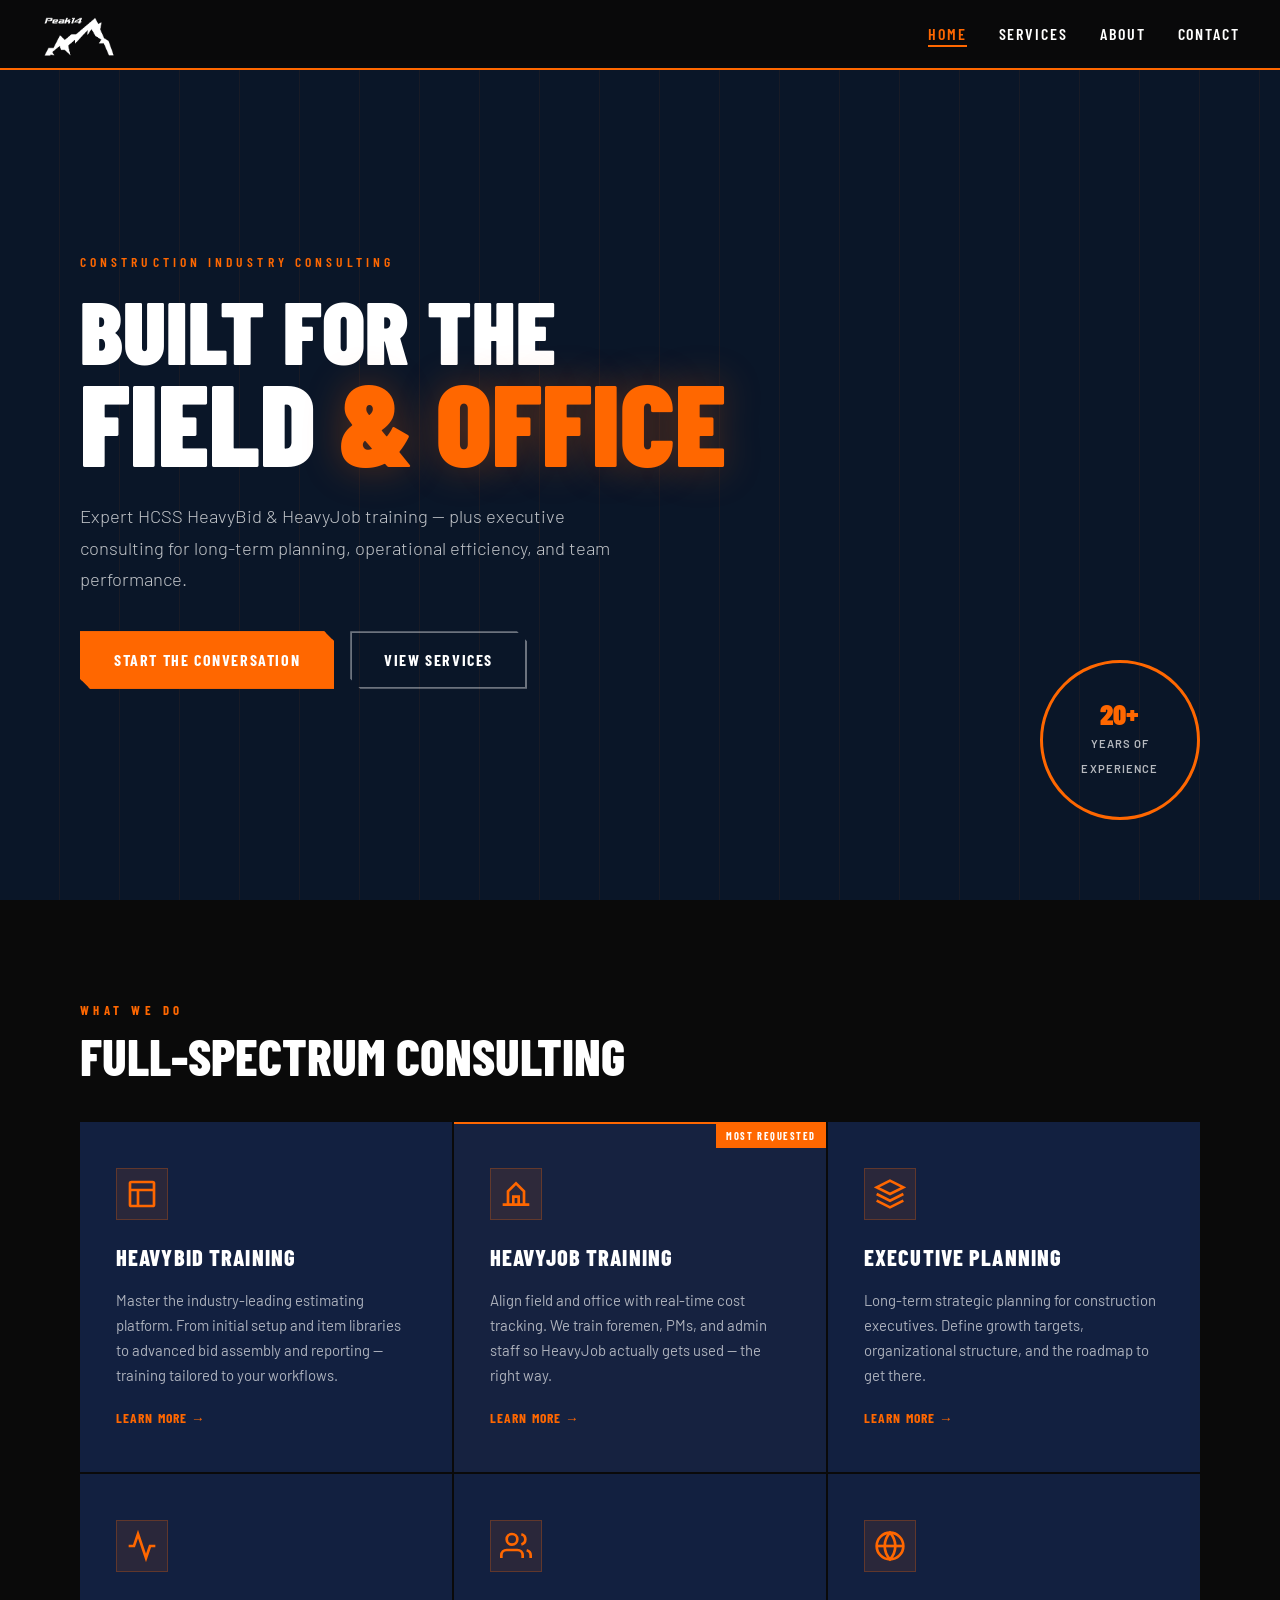
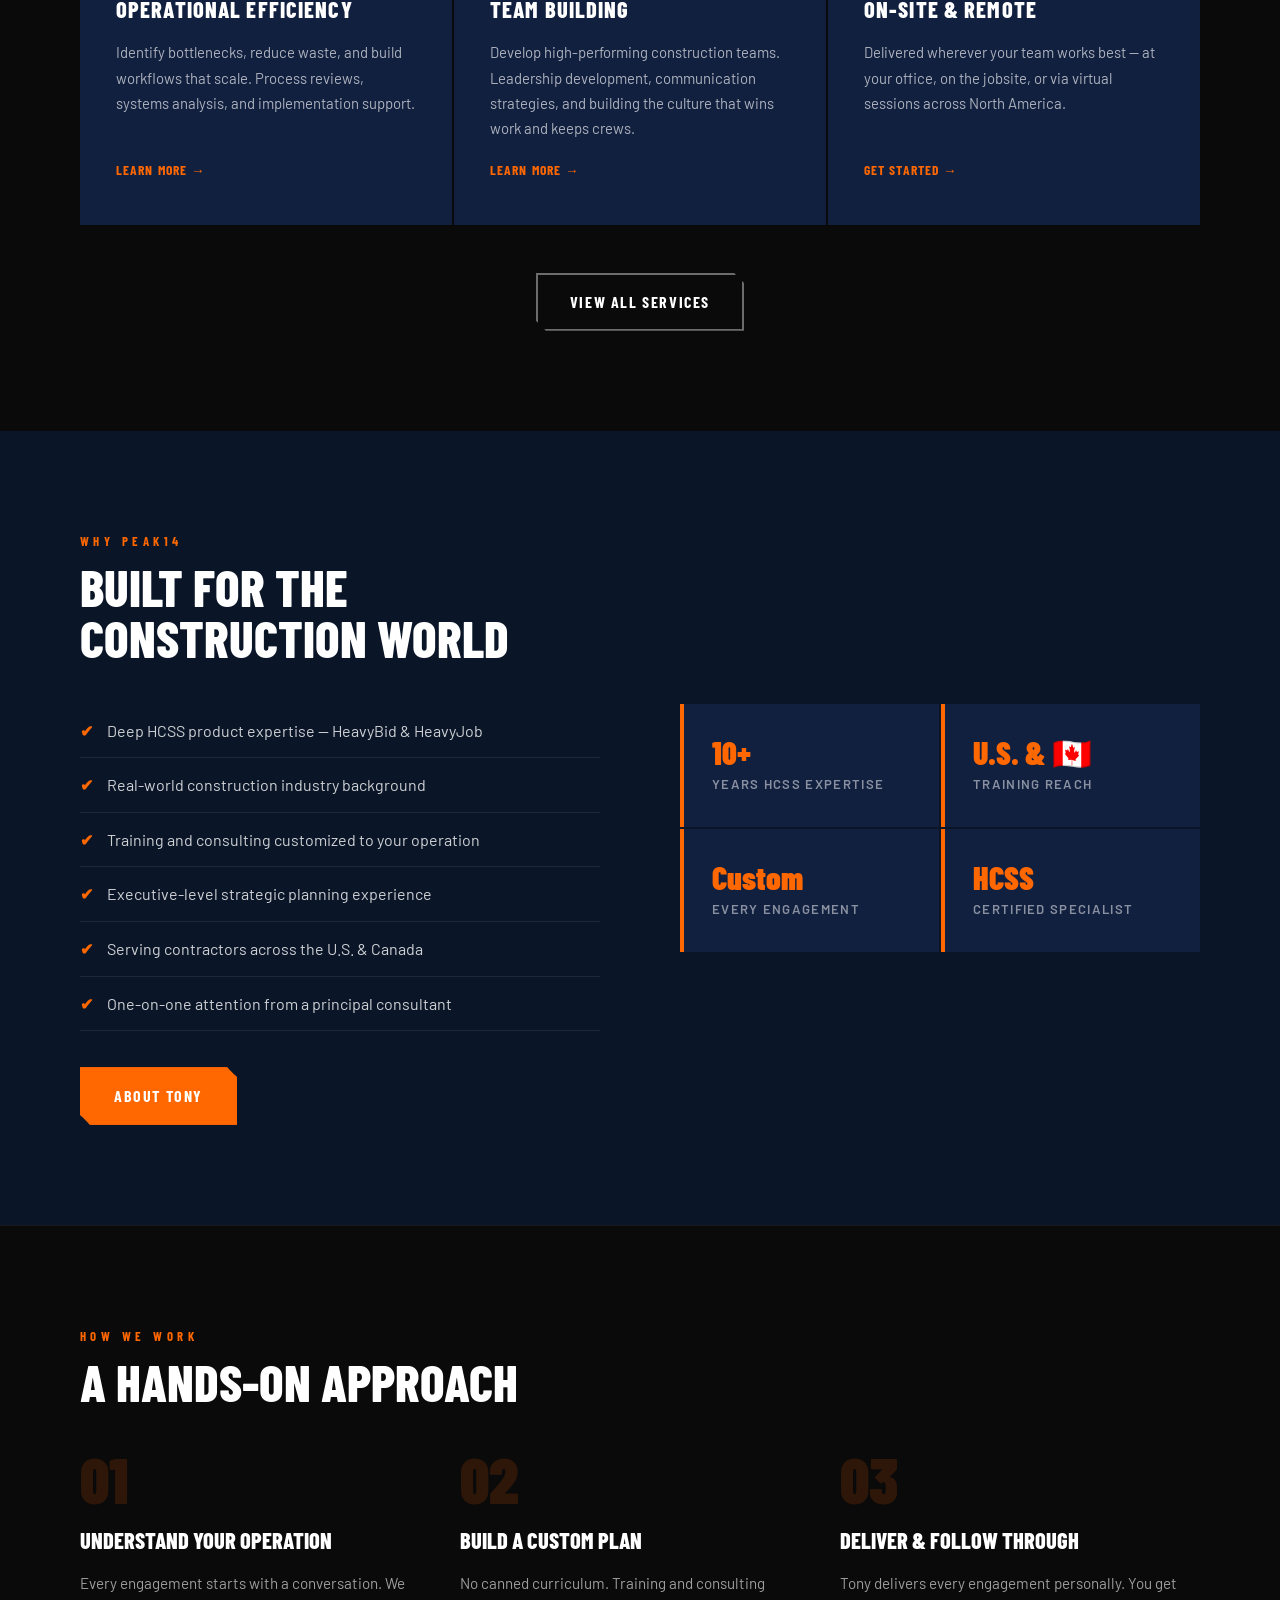
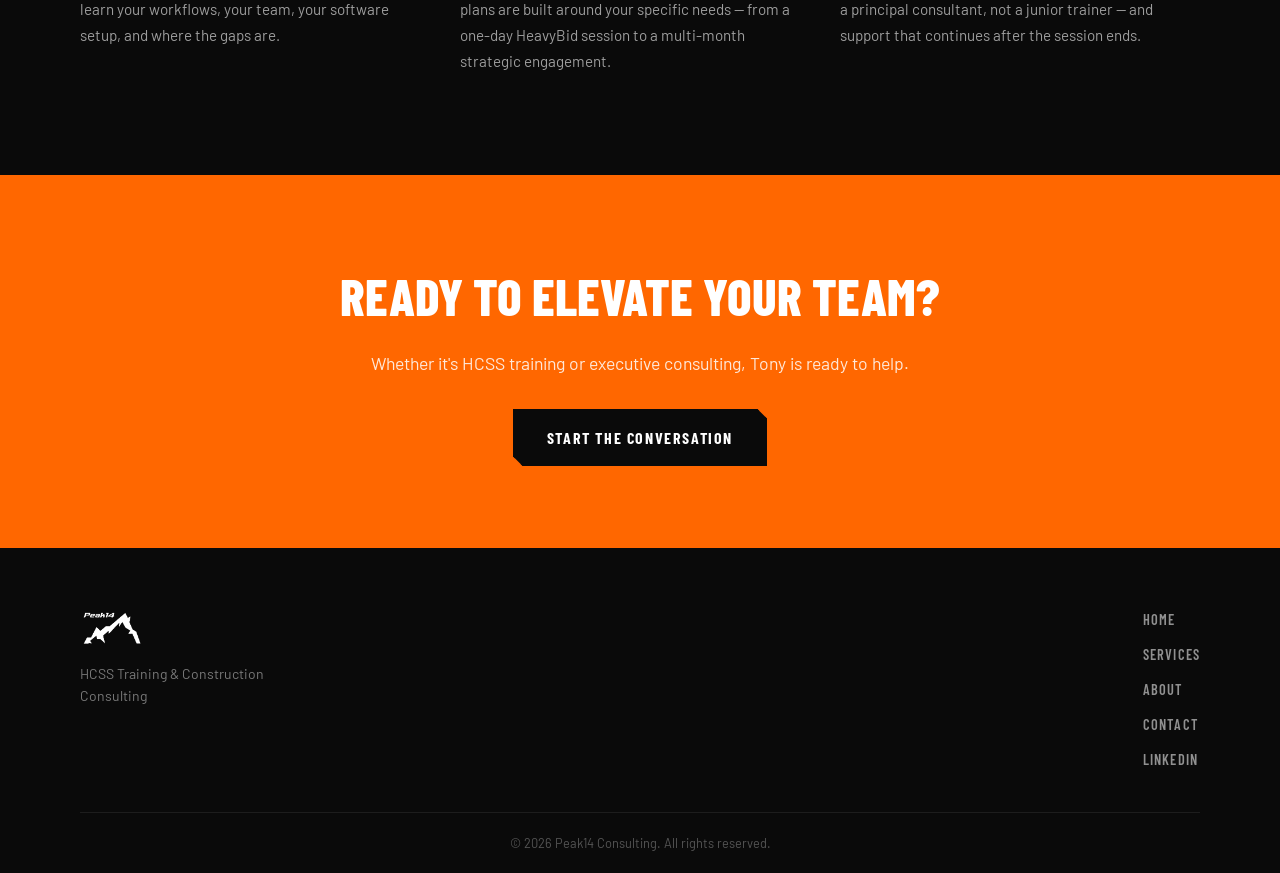
<file: index.html>
<!DOCTYPE html>
<html lang="en">
<head>
  <meta charset="UTF-8" />
  <meta name="viewport" content="width=device-width, initial-scale=1.0"/>
  <title>Peak14 Consulting | HCSS Training & Construction Consulting</title>
  <link rel="stylesheet" href="style.css" />
  <link href="https://fonts.googleapis.com/css2?family=Barlow+Condensed:wght@400;600;700;800;900&family=Barlow:wght@300;400;500;600&display=swap" rel="stylesheet"/>
</head>
<body>

  <!-- NAV -->
  <nav class="navbar">
    <a href="index.html" class="nav-logo">
      <img src="Peak14_logo.png" alt="Peak14 Consulting" class="logo-img" />
    </a>
    <ul class="nav-links">
      <li><a href="index.html" class="active">Home</a></li>
      <li><a href="services.html">Services</a></li>
      <li><a href="about.html">About</a></li>
      <li><a href="contact.html">Contact</a></li>
    </ul>
    <button class="hamburger" id="hamburger" aria-label="Menu">
      <span></span><span></span><span></span>
    </button>
  </nav>

  <!-- HERO -->
  <section class="hero">
    <div class="hero-bg-lines"></div>
    <div class="hero-content">
      <div class="hero-eyebrow">Construction Industry Consulting</div>
      <h1 class="hero-title">
        <span class="line1">BUILT FOR THE</span>
        <span class="line2">FIELD <em>&amp; OFFICE</em></span>
      </h1>
      <p class="hero-sub">Expert HCSS HeavyBid &amp; HeavyJob training — plus executive consulting for long-term planning, operational efficiency, and team performance.</p>
      <div class="hero-cta-row">
        <a href="contact.html" class="btn-primary">Start the Conversation</a>
        <a href="services.html" class="btn-ghost">View Services</a>
      </div>
    </div>
    <div class="hero-badge">
      <div class="badge-inner">
        <span class="badge-num">20+</span>
        <span class="badge-label">Years of<br>Experience</span>
      </div>
    </div>
  </section>

  <!-- SERVICES OVERVIEW -->
  <section class="services">
    <div class="section-label">What We Do</div>
    <h2 class="section-title">Full-Spectrum Consulting</h2>
    <div class="services-grid services-grid-2x3">
      <div class="service-card">
        <div class="service-icon-wrap"><svg width="32" height="32" viewBox="0 0 24 24" fill="none" stroke="currentColor" stroke-width="2"><rect x="3" y="3" width="18" height="18" rx="1"/><path d="M3 9h18M9 21V9"/></svg></div>
        <h3>HeavyBid Training</h3>
        <p>Master the industry-leading estimating platform. From initial setup and item libraries to advanced bid assembly and reporting — training tailored to your workflows.</p>
        <a href="services.html#heavybid" class="card-link">Learn more &rarr;</a>
      </div>
      <div class="service-card featured">
        <div class="service-icon-wrap"><svg width="32" height="32" viewBox="0 0 24 24" fill="none" stroke="currentColor" stroke-width="2"><path d="M2 20h20M6 20V10l6-6 6 6v10"/><path d="M10 20v-6h4v6"/></svg></div>
        <h3>HeavyJob Training</h3>
        <p>Align field and office with real-time cost tracking. We train foremen, PMs, and admin staff so HeavyJob actually gets used — the right way.</p>
        <a href="services.html#heavyjob" class="card-link">Learn more &rarr;</a>
      </div>
      <div class="service-card">
        <div class="service-icon-wrap"><svg width="32" height="32" viewBox="0 0 24 24" fill="none" stroke="currentColor" stroke-width="2"><path d="M12 2L2 7l10 5 10-5-10-5zM2 17l10 5 10-5M2 12l10 5 10-5"/></svg></div>
        <h3>Executive Planning</h3>
        <p>Long-term strategic planning for construction executives. Define growth targets, organizational structure, and the roadmap to get there.</p>
        <a href="services.html#planning" class="card-link">Learn more &rarr;</a>
      </div>
      <div class="service-card">
        <div class="service-icon-wrap"><svg width="32" height="32" viewBox="0 0 24 24" fill="none" stroke="currentColor" stroke-width="2"><polyline points="22 12 18 12 15 21 9 3 6 12 2 12"/></svg></div>
        <h3>Operational Efficiency</h3>
        <p>Identify bottlenecks, reduce waste, and build workflows that scale. Process reviews, systems analysis, and implementation support.</p>
        <a href="services.html#efficiency" class="card-link">Learn more &rarr;</a>
      </div>
      <div class="service-card">
        <div class="service-icon-wrap"><svg width="32" height="32" viewBox="0 0 24 24" fill="none" stroke="currentColor" stroke-width="2"><path d="M17 21v-2a4 4 0 0 0-4-4H5a4 4 0 0 0-4 4v2"/><circle cx="9" cy="7" r="4"/><path d="M23 21v-2a4 4 0 0 0-3-3.87M16 3.13a4 4 0 0 1 0 7.75"/></svg></div>
        <h3>Team Building</h3>
        <p>Develop high-performing construction teams. Leadership development, communication strategies, and building the culture that wins work and keeps crews.</p>
        <a href="services.html#teams" class="card-link">Learn more &rarr;</a>
      </div>
      <div class="service-card">
        <div class="service-icon-wrap"><svg width="32" height="32" viewBox="0 0 24 24" fill="none" stroke="currentColor" stroke-width="2"><circle cx="12" cy="12" r="10"/><line x1="2" y1="12" x2="22" y2="12"/><path d="M12 2a15.3 15.3 0 0 1 4 10 15.3 15.3 0 0 1-4 10 15.3 15.3 0 0 1-4-10 15.3 15.3 0 0 1 4-10z"/></svg></div>
        <h3>On-Site &amp; Remote</h3>
        <p>Delivered wherever your team works best — at your office, on the jobsite, or via virtual sessions across North America.</p>
        <a href="contact.html" class="card-link">Get started &rarr;</a>
      </div>
    </div>
    <div class="services-cta">
      <a href="services.html" class="btn-ghost">View All Services</a>
    </div>
  </section>

  <!-- WHY PEAK14 -->
  <section class="why">
    <div class="why-left">
      <div class="section-label">Why Peak14</div>
      <h2 class="section-title">Built for the<br>Construction World</h2>
      <ul class="why-list">
        <li><span class="check">✔</span> Deep HCSS product expertise — HeavyBid &amp; HeavyJob</li>
        <li><span class="check">✔</span> Real-world construction industry background</li>
        <li><span class="check">✔</span> Training and consulting customized to your operation</li>
        <li><span class="check">✔</span> Executive-level strategic planning experience</li>
        <li><span class="check">✔</span> Serving contractors across the U.S. &amp; Canada</li>
        <li><span class="check">✔</span> One-on-one attention from a principal consultant</li>
      </ul>
      <a href="about.html" class="btn-primary">About Tony</a>
    </div>
    <div class="why-right">
      <div class="stat-block">
        <div class="stat-num">10+</div>
        <div class="stat-label">Years HCSS Expertise</div>
      </div>
      <div class="stat-block">
        <div class="stat-num">U.S. &amp; 🇨🇦</div>
        <div class="stat-label">Training Reach</div>
      </div>
      <div class="stat-block">
        <div class="stat-num">Custom</div>
        <div class="stat-label">Every Engagement</div>
      </div>
      <div class="stat-block">
        <div class="stat-num">HCSS</div>
        <div class="stat-label">Certified Specialist</div>
      </div>
    </div>
  </section>

  <!-- APPROACH SECTION -->
  <section class="approach">
    <div class="approach-inner">
      <div class="section-label">How We Work</div>
      <h2 class="section-title">A Hands-On Approach</h2>
      <div class="approach-steps">
        <div class="approach-step">
          <div class="step-num">01</div>
          <h3>Understand Your Operation</h3>
          <p>Every engagement starts with a conversation. We learn your workflows, your team, your software setup, and where the gaps are.</p>
        </div>
        <div class="approach-step">
          <div class="step-num">02</div>
          <h3>Build a Custom Plan</h3>
          <p>No canned curriculum. Training and consulting plans are built around your specific needs — from a one-day HeavyBid session to a multi-month strategic engagement.</p>
        </div>
        <div class="approach-step">
          <div class="step-num">03</div>
          <h3>Deliver &amp; Follow Through</h3>
          <p>Tony delivers every engagement personally. You get a principal consultant, not a junior trainer — and support that continues after the session ends.</p>
        </div>
      </div>
    </div>
  </section>

  <!-- CTA BANNER -->
  <section class="cta-banner">
    <h2>Ready to elevate your team?</h2>
    <p>Whether it's HCSS training or executive consulting, Tony is ready to help.</p>
    <a href="contact.html" class="btn-primary">Start the Conversation</a>
  </section>

  <!-- FOOTER -->
  <footer class="footer">
    <div class="footer-inner">
      <div class="footer-brand">
        <img src="Peak14_logo.png" alt="Peak14 Consulting" class="logo-img footer-logo" />
        <p>HCSS Training &amp; Construction Consulting</p>
      </div>
      <div class="footer-links">
        <a href="index.html">Home</a>
        <a href="services.html">Services</a>
        <a href="about.html">About</a>
        <a href="contact.html">Contact</a>
        <a href="https://www.linkedin.com/in/tonydanderson" target="_blank">LinkedIn</a>
      </div>
    </div>
    <div class="footer-bottom">© 2026 Peak14 Consulting. All rights reserved.</div>
  </footer>

  <script src="nav.js"></script>
</body>
</html>
</file>
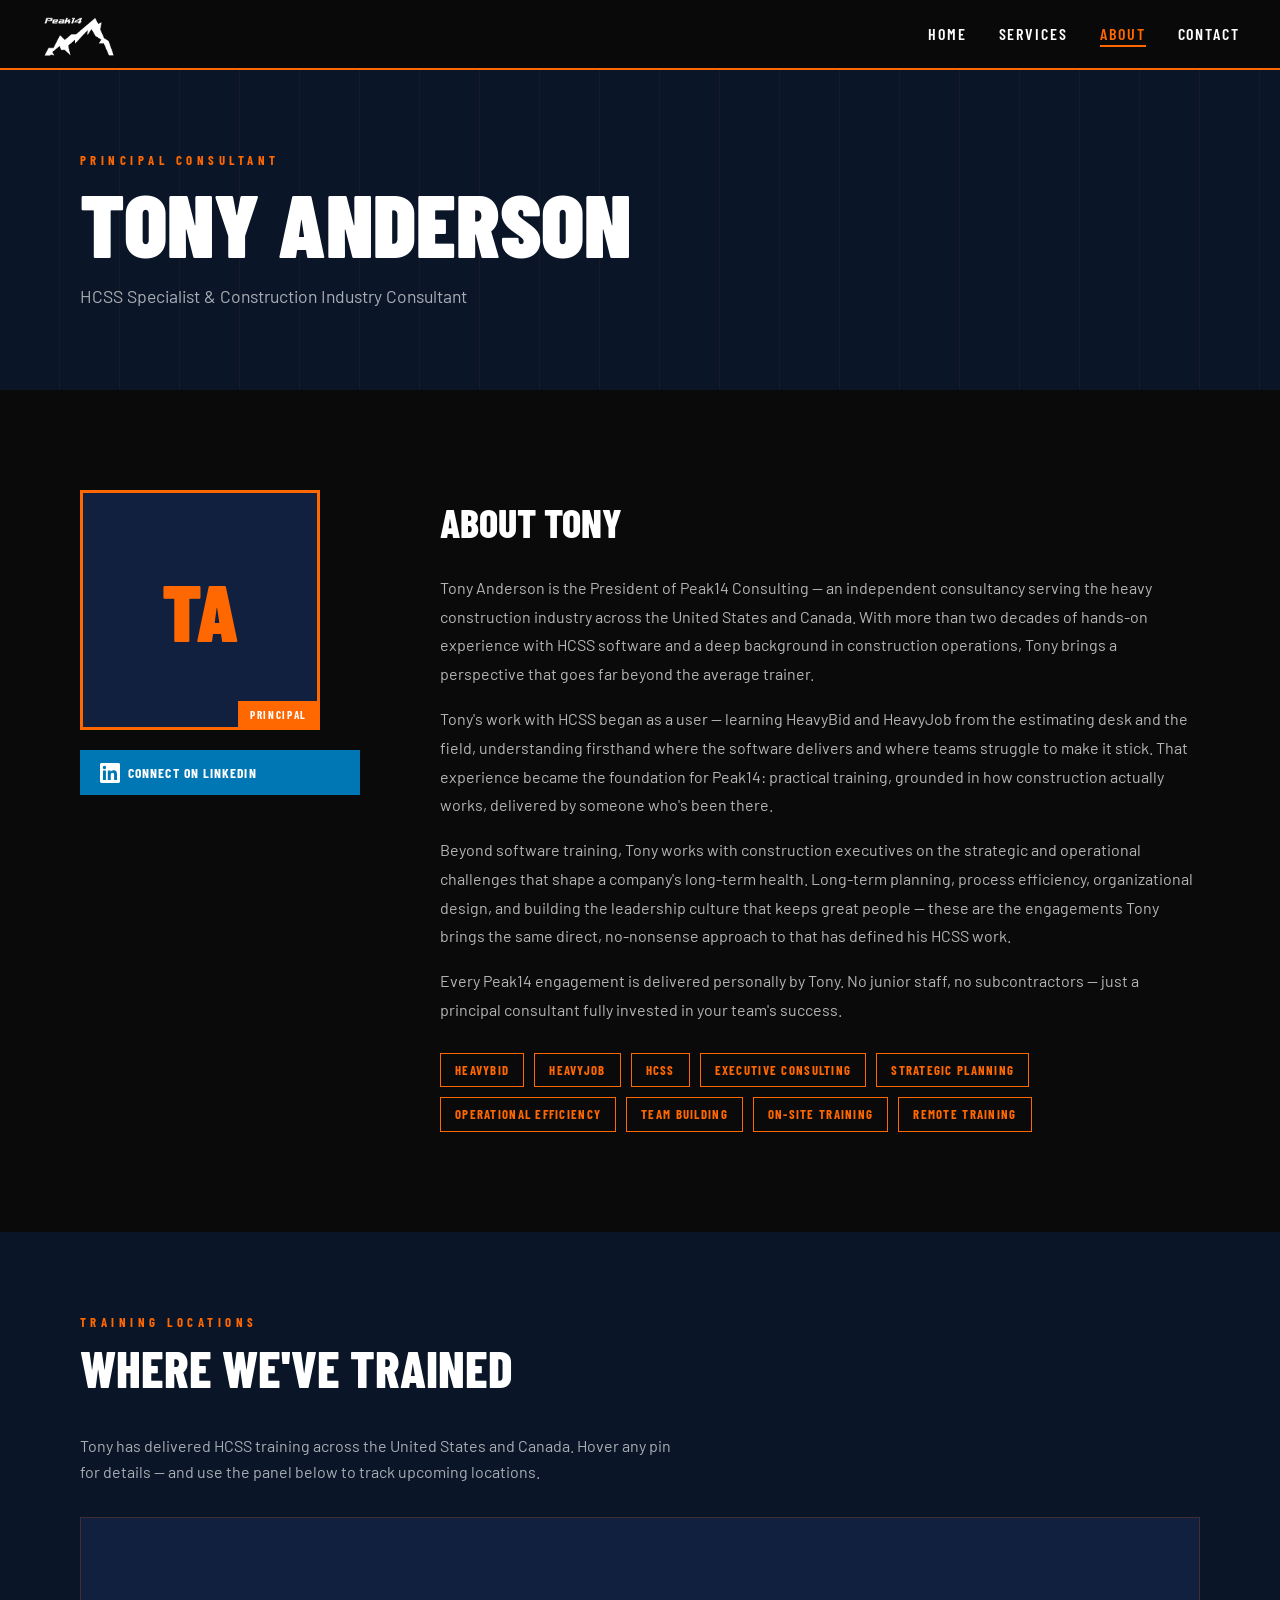
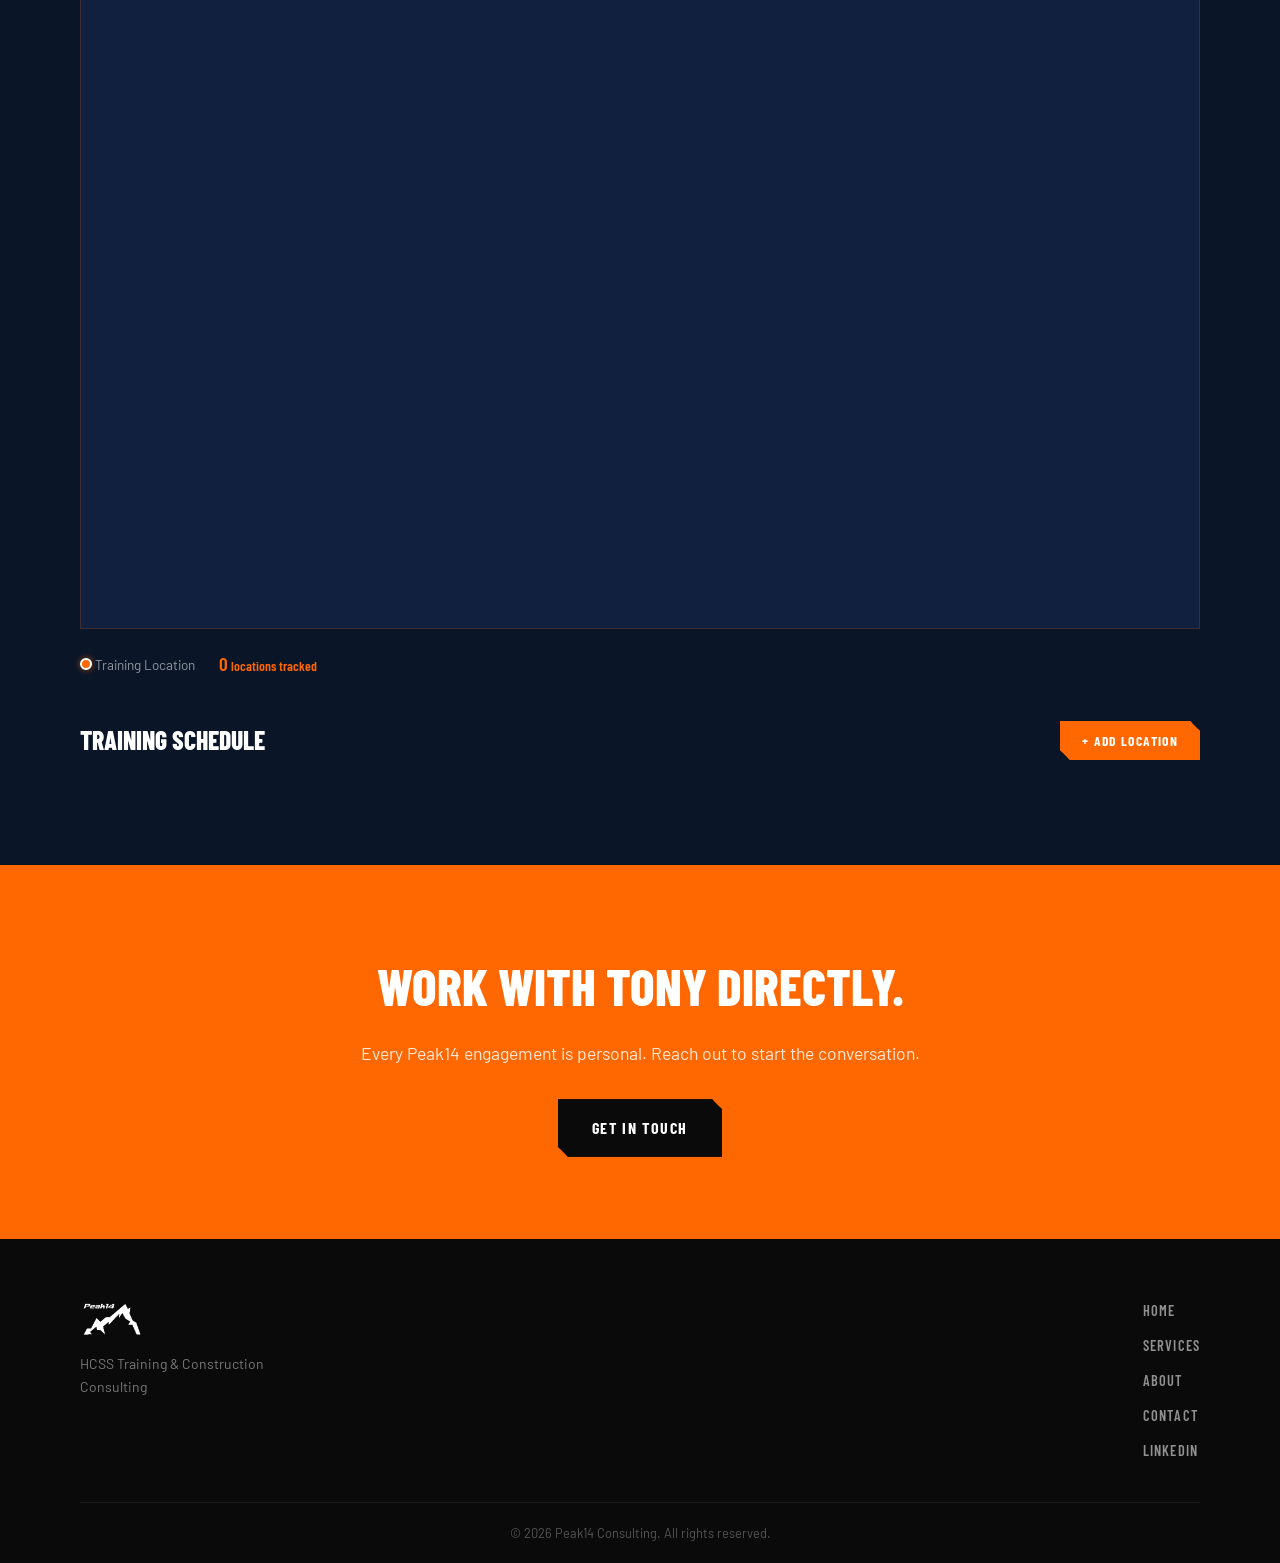
<file: about.html>
<!DOCTYPE html>
<html lang="en">
<head>
  <meta charset="UTF-8"/>
  <meta name="viewport" content="width=device-width, initial-scale=1.0"/>
  <title>About Tony Anderson | Peak14 Consulting</title>
  <link rel="stylesheet" href="style.css"/>
  <link href="https://fonts.googleapis.com/css2?family=Barlow+Condensed:wght@400;600;700;800;900&family=Barlow:wght@300;400;500;600&display=swap" rel="stylesheet"/>
</head>
<body>

  <!-- NAV -->
  <nav class="navbar">
    <a href="index.html" class="nav-logo">
      <img src="Peak14_logo.png" alt="Peak14 Consulting" class="logo-img"/>
    </a>
    <ul class="nav-links">
      <li><a href="index.html">Home</a></li>
      <li><a href="services.html">Services</a></li>
      <li><a href="about.html" class="active">About</a></li>
      <li><a href="contact.html">Contact</a></li>
    </ul>
    <button class="hamburger" id="hamburger" aria-label="Menu">
      <span></span><span></span><span></span>
    </button>
  </nav>

  <!-- PAGE HERO -->
  <section class="page-hero">
    <div class="hero-bg-lines"></div>
    <div class="page-hero-content">
      <div class="section-label">Principal Consultant</div>
      <h1 class="page-title">Tony Anderson</h1>
      <p>HCSS Specialist &amp; Construction Industry Consultant</p>
    </div>
  </section>

  <!-- BIO -->
  <section class="bio-section">
    <div class="bio-grid">
      <div class="bio-photo-col">
        <div class="bio-photo-placeholder">
          <span class="initials">TA</span>
          <div class="photo-badge">Principal</div>
        </div>
        <a href="https://www.linkedin.com/in/tonydanderson" target="_blank" class="linkedin-btn">
          <svg width="20" height="20" viewBox="0 0 24 24" fill="currentColor"><path d="M20.447 20.452h-3.554v-5.569c0-1.328-.027-3.037-1.852-3.037-1.853 0-2.136 1.445-2.136 2.939v5.667H9.351V9h3.414v1.561h.046c.477-.9 1.637-1.85 3.37-1.85 3.601 0 4.267 2.37 4.267 5.455v6.286zM5.337 7.433a2.062 2.062 0 01-2.063-2.065 2.064 2.064 0 112.063 2.065zm1.782 13.019H3.555V9h3.564v11.452zM22.225 0H1.771C.792 0 0 .774 0 1.729v20.542C0 23.227.792 24 1.771 24h20.451C23.2 24 24 23.227 24 22.271V1.729C24 .774 23.2 0 22.222 0h.003z"/></svg>
          Connect on LinkedIn
        </a>
      </div>
      <div class="bio-text-col">
        <h2>About Tony</h2>
        <p>Tony Anderson is the President of Peak14 Consulting — an independent consultancy serving the heavy construction industry across the United States and Canada. With more than two decades of hands-on experience with HCSS software and a deep background in construction operations, Tony brings a perspective that goes far beyond the average trainer.</p>
        <p>Tony's work with HCSS began as a user — learning HeavyBid and HeavyJob from the estimating desk and the field, understanding firsthand where the software delivers and where teams struggle to make it stick. That experience became the foundation for Peak14: practical training, grounded in how construction actually works, delivered by someone who's been there.</p>
        <p>Beyond software training, Tony works with construction executives on the strategic and operational challenges that shape a company's long-term health. Long-term planning, process efficiency, organizational design, and building the leadership culture that keeps great people — these are the engagements Tony brings the same direct, no-nonsense approach to that has defined his HCSS work.</p>
        <p>Every Peak14 engagement is delivered personally by Tony. No junior staff, no subcontractors — just a principal consultant fully invested in your team's success.</p>
        <div class="bio-tags">
          <span class="tag">HeavyBid</span>
          <span class="tag">HeavyJob</span>
          <span class="tag">HCSS</span>
          <span class="tag">Executive Consulting</span>
          <span class="tag">Strategic Planning</span>
          <span class="tag">Operational Efficiency</span>
          <span class="tag">Team Building</span>
          <span class="tag">On-Site Training</span>
          <span class="tag">Remote Training</span>
        </div>
      </div>
    </div>
  </section>

  <!-- MAP SECTION -->
  <section class="map-section">
    <div class="section-label">Training Locations</div>
    <h2 class="section-title">Where We've Trained</h2>
    <p class="map-intro">Tony has delivered HCSS training across the United States and Canada. Hover any pin for details — and use the panel below to track upcoming locations.</p>

    <div class="map-wrapper">
      <div id="map-container">
        <svg id="training-map" viewBox="0 0 960 600" xmlns="http://www.w3.org/2000/svg">
          <!-- Map drawn by map.js -->
        </svg>
        <div id="map-tooltip" class="map-tooltip hidden"></div>
      </div>
      <div class="map-legend">
        <div class="legend-item"><span class="pin-dot"></span> Training Location</div>
        <div class="training-count">
          <span id="location-count">0</span> locations tracked
        </div>
      </div>
    </div>

    <!-- EDITABLE TRAINING LIST -->
    <div class="training-list-section">
      <div class="training-list-header">
        <h3>Training Schedule</h3>
        <button class="btn-primary btn-sm" id="add-location-btn">+ Add Location</button>
      </div>

      <!-- Add Form (hidden by default) -->
      <div id="add-form" class="add-form hidden">
        <h4>Add Training Location</h4>
        <div class="form-row">
          <div class="form-group">
            <label>City</label>
            <input type="text" id="form-city" placeholder="e.g. Loveland" />
          </div>
          <div class="form-group">
            <label>State / Province</label>
            <input type="text" id="form-state" placeholder="e.g. CO" />
          </div>
          <div class="form-group">
            <label>Country</label>
            <select id="form-country">
              <option value="US">United States</option>
              <option value="CA">Canada</option>
            </select>
          </div>
        </div>
        <div class="form-row">
          <div class="form-group">
            <label>Date</label>
            <input type="text" id="form-date" placeholder="e.g. June 2026" />
          </div>
          <div class="form-group">
            <label>Training Type</label>
            <select id="form-type">
              <option value="HeavyBid">HeavyBid</option>
              <option value="HeavyJob">HeavyJob</option>
              <option value="HeavyBid + HeavyJob">HeavyBid + HeavyJob</option>
              <option value="Executive Consulting">Executive Consulting</option>
              <option value="Workshop">Workshop</option>
            </select>
          </div>
          <div class="form-group form-group-wide">
            <label>Notes (optional)</label>
            <input type="text" id="form-notes" placeholder="e.g. 3-day intensive" />
          </div>
        </div>
        <div class="form-actions">
          <button class="btn-primary btn-sm" id="save-location-btn">Save Location</button>
          <button class="btn-ghost btn-sm" id="cancel-add-btn">Cancel</button>
        </div>
      </div>

      <div id="training-cards" class="training-cards"></div>
    </div>
  </section>

  <!-- CTA -->
  <section class="cta-banner">
    <h2>Work with Tony directly.</h2>
    <p>Every Peak14 engagement is personal. Reach out to start the conversation.</p>
    <a href="contact.html" class="btn-primary">Get in Touch</a>
  </section>

  <!-- FOOTER -->
  <footer class="footer">
    <div class="footer-inner">
      <div class="footer-brand">
        <img src="Peak14_logo.png" alt="Peak14 Consulting" class="logo-img footer-logo"/>
        <p>HCSS Training &amp; Construction Consulting</p>
      </div>
      <div class="footer-links">
        <a href="index.html">Home</a>
        <a href="services.html">Services</a>
        <a href="about.html">About</a>
        <a href="contact.html">Contact</a>
        <a href="https://www.linkedin.com/in/tonydanderson" target="_blank">LinkedIn</a>
      </div>
    </div>
    <div class="footer-bottom">© 2026 Peak14 Consulting. All rights reserved.</div>
  </footer>

  <script src="nav.js"></script>
  <script src="map.js"></script>
</body>
</html>
</file>
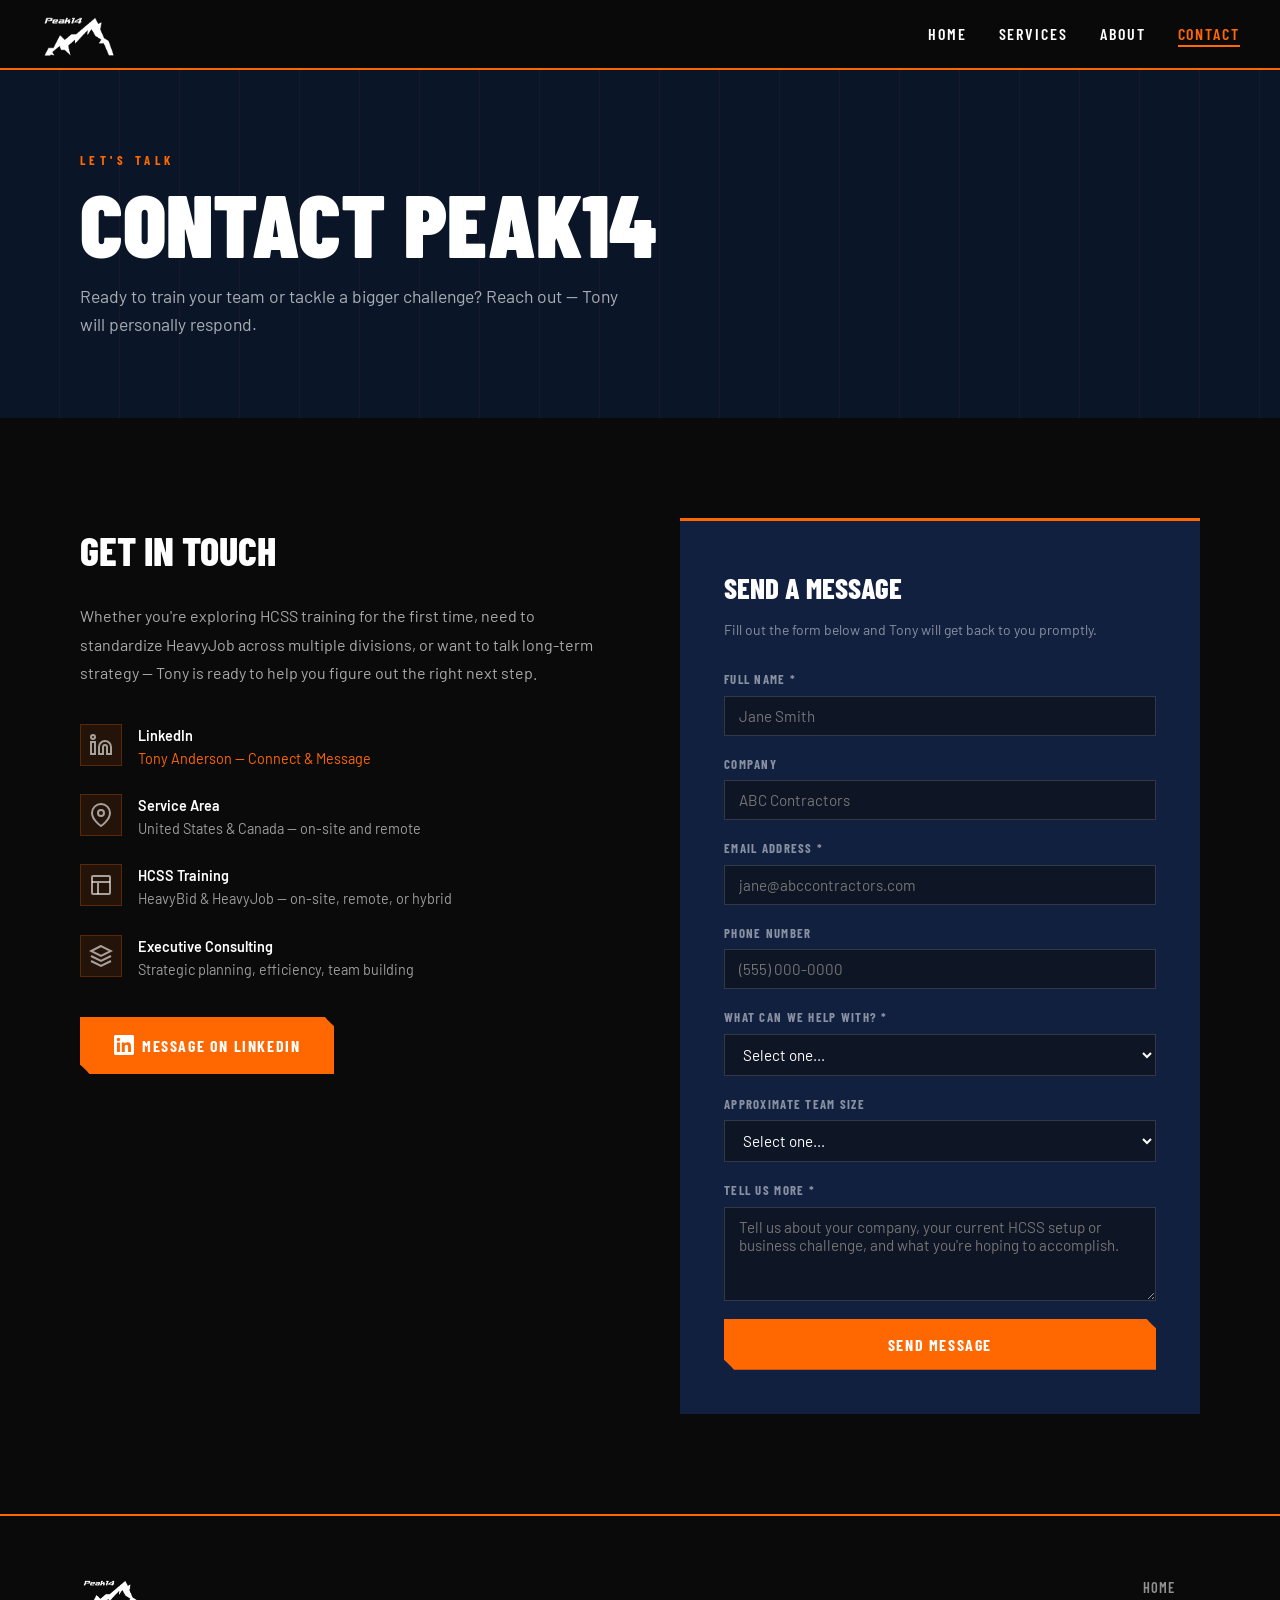
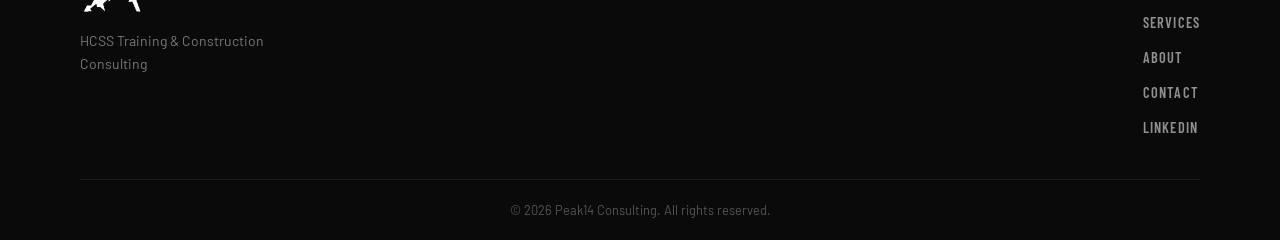
<file: contact.html>
<!DOCTYPE html>
<html lang="en">
<head>
  <meta charset="UTF-8"/>
  <meta name="viewport" content="width=device-width, initial-scale=1.0"/>
  <title>Contact | Peak14 Consulting</title>
  <link rel="stylesheet" href="style.css"/>
  <link href="https://fonts.googleapis.com/css2?family=Barlow+Condensed:wght@400;600;700;800;900&family=Barlow:wght@300;400;500;600&display=swap" rel="stylesheet"/>
</head>
<body>

  <!-- NAV -->
  <nav class="navbar">
    <a href="index.html" class="nav-logo">
      <img src="Peak14_logo.png" alt="Peak14 Consulting" class="logo-img"/>
    </a>
    <ul class="nav-links">
      <li><a href="index.html">Home</a></li>
      <li><a href="services.html">Services</a></li>
      <li><a href="about.html">About</a></li>
      <li><a href="contact.html" class="active">Contact</a></li>
    </ul>
    <button class="hamburger" id="hamburger" aria-label="Menu">
      <span></span><span></span><span></span>
    </button>
  </nav>

  <!-- PAGE HERO -->
  <section class="page-hero">
    <div class="hero-bg-lines"></div>
    <div class="page-hero-content">
      <div class="section-label">Let's Talk</div>
      <h1 class="page-title">Contact Peak14</h1>
      <p>Ready to train your team or tackle a bigger challenge? Reach out — Tony will personally respond.</p>
    </div>
  </section>

  <!-- CONTACT SECTION -->
  <section class="contact-section">
    <div class="contact-grid">

      <div class="contact-info">
        <h2>Get in Touch</h2>
        <p>Whether you're exploring HCSS training for the first time, need to standardize HeavyJob across multiple divisions, or want to talk long-term strategy — Tony is ready to help you figure out the right next step.</p>

        <div class="contact-items">
          <div class="contact-item">
            <div class="contact-icon">
              <svg width="24" height="24" viewBox="0 0 24 24" fill="none" stroke="currentColor" stroke-width="2"><path d="M16 8a6 6 0 0 1 6 6v7h-4v-7a2 2 0 0 0-2-2 2 2 0 0 0-2 2v7h-4v-7a6 6 0 0 1 6-6z"/><rect x="2" y="9" width="4" height="12"/><circle cx="4" cy="4" r="2"/></svg>
            </div>
            <div>
              <strong>LinkedIn</strong><br/>
              <a href="https://www.linkedin.com/in/tonydanderson" target="_blank" class="contact-link">Tony Anderson — Connect &amp; Message</a>
            </div>
          </div>
          <div class="contact-item">
            <div class="contact-icon">
              <svg width="24" height="24" viewBox="0 0 24 24" fill="none" stroke="currentColor" stroke-width="2"><path d="M21 10c0 7-9 13-9 13s-9-6-9-13a9 9 0 0 1 18 0z"/><circle cx="12" cy="10" r="3"/></svg>
            </div>
            <div>
              <strong>Service Area</strong><br/>
              United States &amp; Canada — on-site and remote
            </div>
          </div>
          <div class="contact-item">
            <div class="contact-icon">
              <svg width="24" height="24" viewBox="0 0 24 24" fill="none" stroke="currentColor" stroke-width="2"><rect x="3" y="3" width="18" height="18" rx="1"/><path d="M3 9h18M9 21V9"/></svg>
            </div>
            <div>
              <strong>HCSS Training</strong><br/>
              HeavyBid &amp; HeavyJob — on-site, remote, or hybrid
            </div>
          </div>
          <div class="contact-item">
            <div class="contact-icon">
              <svg width="24" height="24" viewBox="0 0 24 24" fill="none" stroke="currentColor" stroke-width="2"><path d="M12 2L2 7l10 5 10-5-10-5zM2 17l10 5 10-5M2 12l10 5 10-5"/></svg>
            </div>
            <div>
              <strong>Executive Consulting</strong><br/>
              Strategic planning, efficiency, team building
            </div>
          </div>
        </div>

        <a href="https://www.linkedin.com/in/tonydanderson" target="_blank" class="btn-primary linkedin-cta">
          <svg width="20" height="20" viewBox="0 0 24 24" fill="currentColor" style="vertical-align:middle;margin-right:8px"><path d="M20.447 20.452h-3.554v-5.569c0-1.328-.027-3.037-1.852-3.037-1.853 0-2.136 1.445-2.136 2.939v5.667H9.351V9h3.414v1.561h.046c.477-.9 1.637-1.85 3.37-1.85 3.601 0 4.267 2.37 4.267 5.455v6.286zM5.337 7.433a2.062 2.062 0 01-2.063-2.065 2.064 2.064 0 112.063 2.065zm1.782 13.019H3.555V9h3.564v11.452zM22.225 0H1.771C.792 0 0 .774 0 1.729v20.542C0 23.227.792 24 1.771 24h20.451C23.2 24 24 23.227 24 22.271V1.729C24 .774 23.2 0 22.222 0h.003z"/></svg>
          Message on LinkedIn
        </a>
      </div>

      <div class="contact-form-col">
        <div class="contact-form-card">
          <h3>Send a Message</h3>
          <p class="form-note">Fill out the form below and Tony will get back to you promptly.</p>
          <form id="contact-form" class="contact-form" action="https://formspree.io/f/YOUR_FORM_ID" method="POST">
            <div class="form-group">
              <label for="name">Full Name *</label>
              <input type="text" id="name" name="name" placeholder="Jane Smith" required/>
            </div>
            <div class="form-group">
              <label for="company">Company</label>
              <input type="text" id="company" name="company" placeholder="ABC Contractors"/>
            </div>
            <div class="form-group">
              <label for="email">Email Address *</label>
              <input type="email" id="email" name="email" placeholder="jane@abccontractors.com" required/>
            </div>
            <div class="form-group">
              <label for="phone">Phone Number</label>
              <input type="tel" id="phone" name="phone" placeholder="(555) 000-0000"/>
            </div>
            <div class="form-group">
              <label for="interest">What Can We Help With? *</label>
              <select id="interest" name="interest" required>
                <option value="">Select one...</option>
                <optgroup label="HCSS Training">
                  <option>HeavyBid Training</option>
                  <option>HeavyJob Training</option>
                  <option>HeavyBid + HeavyJob (Both)</option>
                </optgroup>
                <optgroup label="Executive Consulting">
                  <option>Long-Term Strategic Planning</option>
                  <option>Operational Efficiency Review</option>
                  <option>Team Building &amp; Leadership</option>
                </optgroup>
                <option>Not sure yet — let's talk</option>
              </select>
            </div>
            <div class="form-group">
              <label for="team-size">Approximate Team Size</label>
              <select id="team-size" name="team-size">
                <option value="">Select one...</option>
                <option>1–10 employees</option>
                <option>11–50 employees</option>
                <option>51–150 employees</option>
                <option>150+ employees</option>
              </select>
            </div>
            <div class="form-group">
              <label for="message">Tell Us More *</label>
              <textarea id="message" name="message" rows="4" placeholder="Tell us about your company, your current HCSS setup or business challenge, and what you're hoping to accomplish." required></textarea>
            </div>
            <button type="submit" class="btn-primary btn-full">Send Message</button>
          </form>
          <div id="form-success" class="form-success hidden">
            <div class="success-icon">✔</div>
            <h4>Message Sent!</h4>
            <p>Thanks for reaching out. Tony will be in touch soon.</p>
          </div>
        </div>
      </div>
    </div>
  </section>

  <!-- FOOTER -->
  <footer class="footer">
    <div class="footer-inner">
      <div class="footer-brand">
        <img src="Peak14_logo.png" alt="Peak14 Consulting" class="logo-img footer-logo"/>
        <p>HCSS Training &amp; Construction Consulting</p>
      </div>
      <div class="footer-links">
        <a href="index.html">Home</a>
        <a href="services.html">Services</a>
        <a href="about.html">About</a>
        <a href="contact.html">Contact</a>
        <a href="https://www.linkedin.com/in/tonydanderson" target="_blank">LinkedIn</a>
      </div>
    </div>
    <div class="footer-bottom">© 2026 Peak14 Consulting. All rights reserved.</div>
  </footer>

  <script src="nav.js"></script>
  <script>
    const form = document.getElementById('contact-form');
    const success = document.getElementById('form-success');
    if (form) {
      form.addEventListener('submit', async (e) => {
        e.preventDefault();
        form.style.display = 'none';
        success.classList.remove('hidden');
      });
    }
  </script>
</body>
</html>
</file>
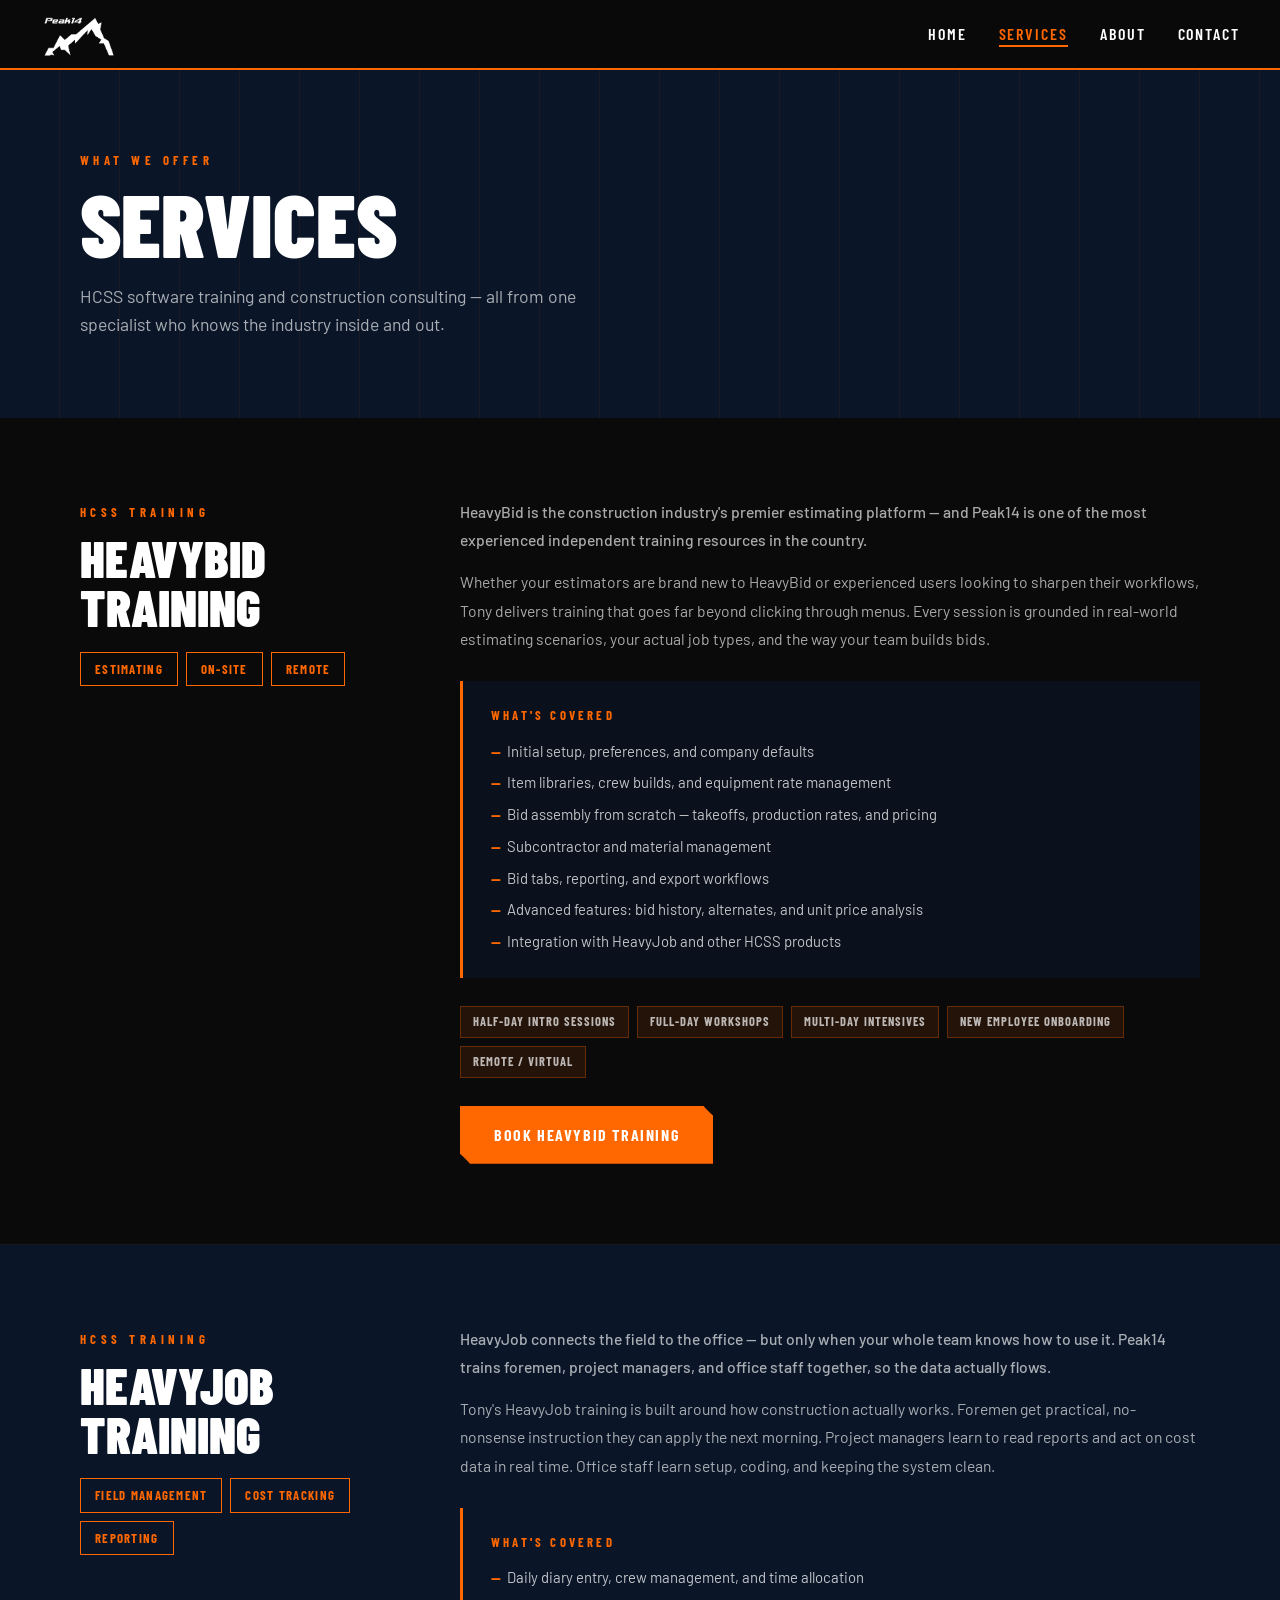
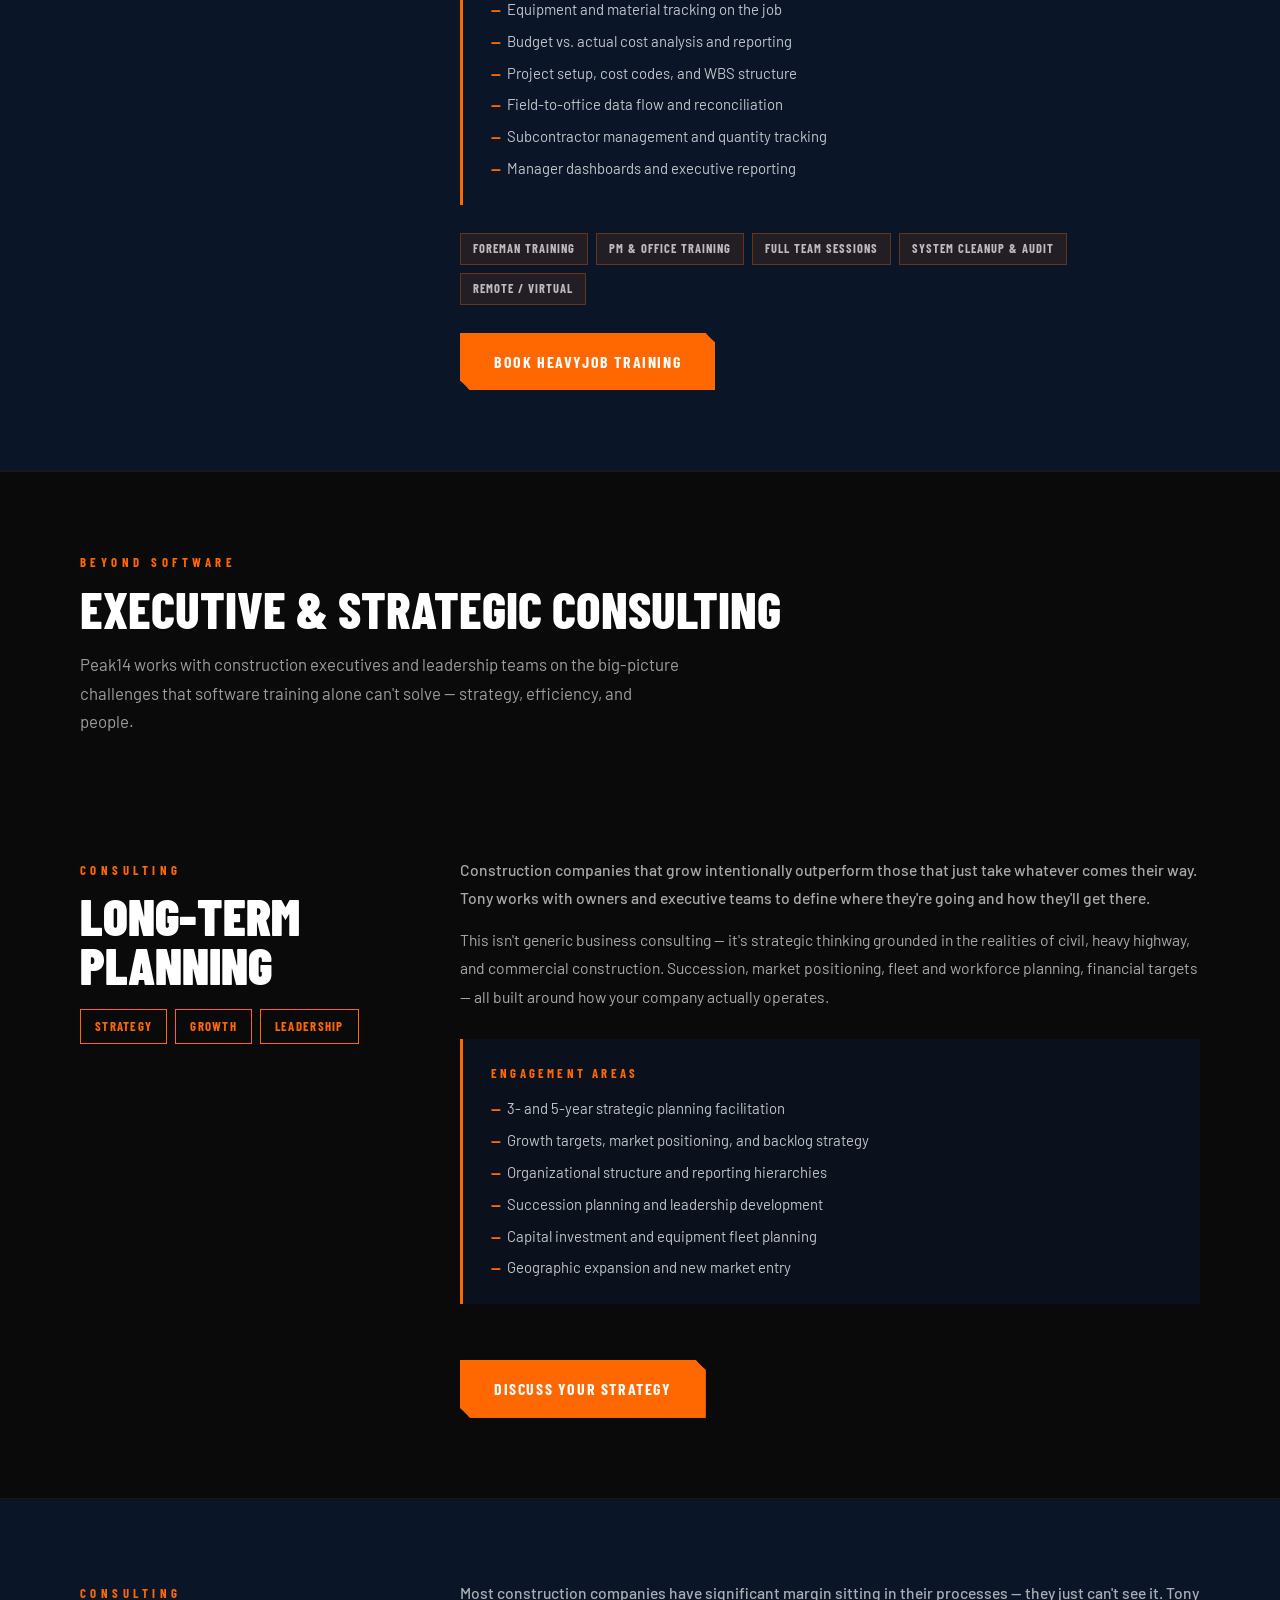
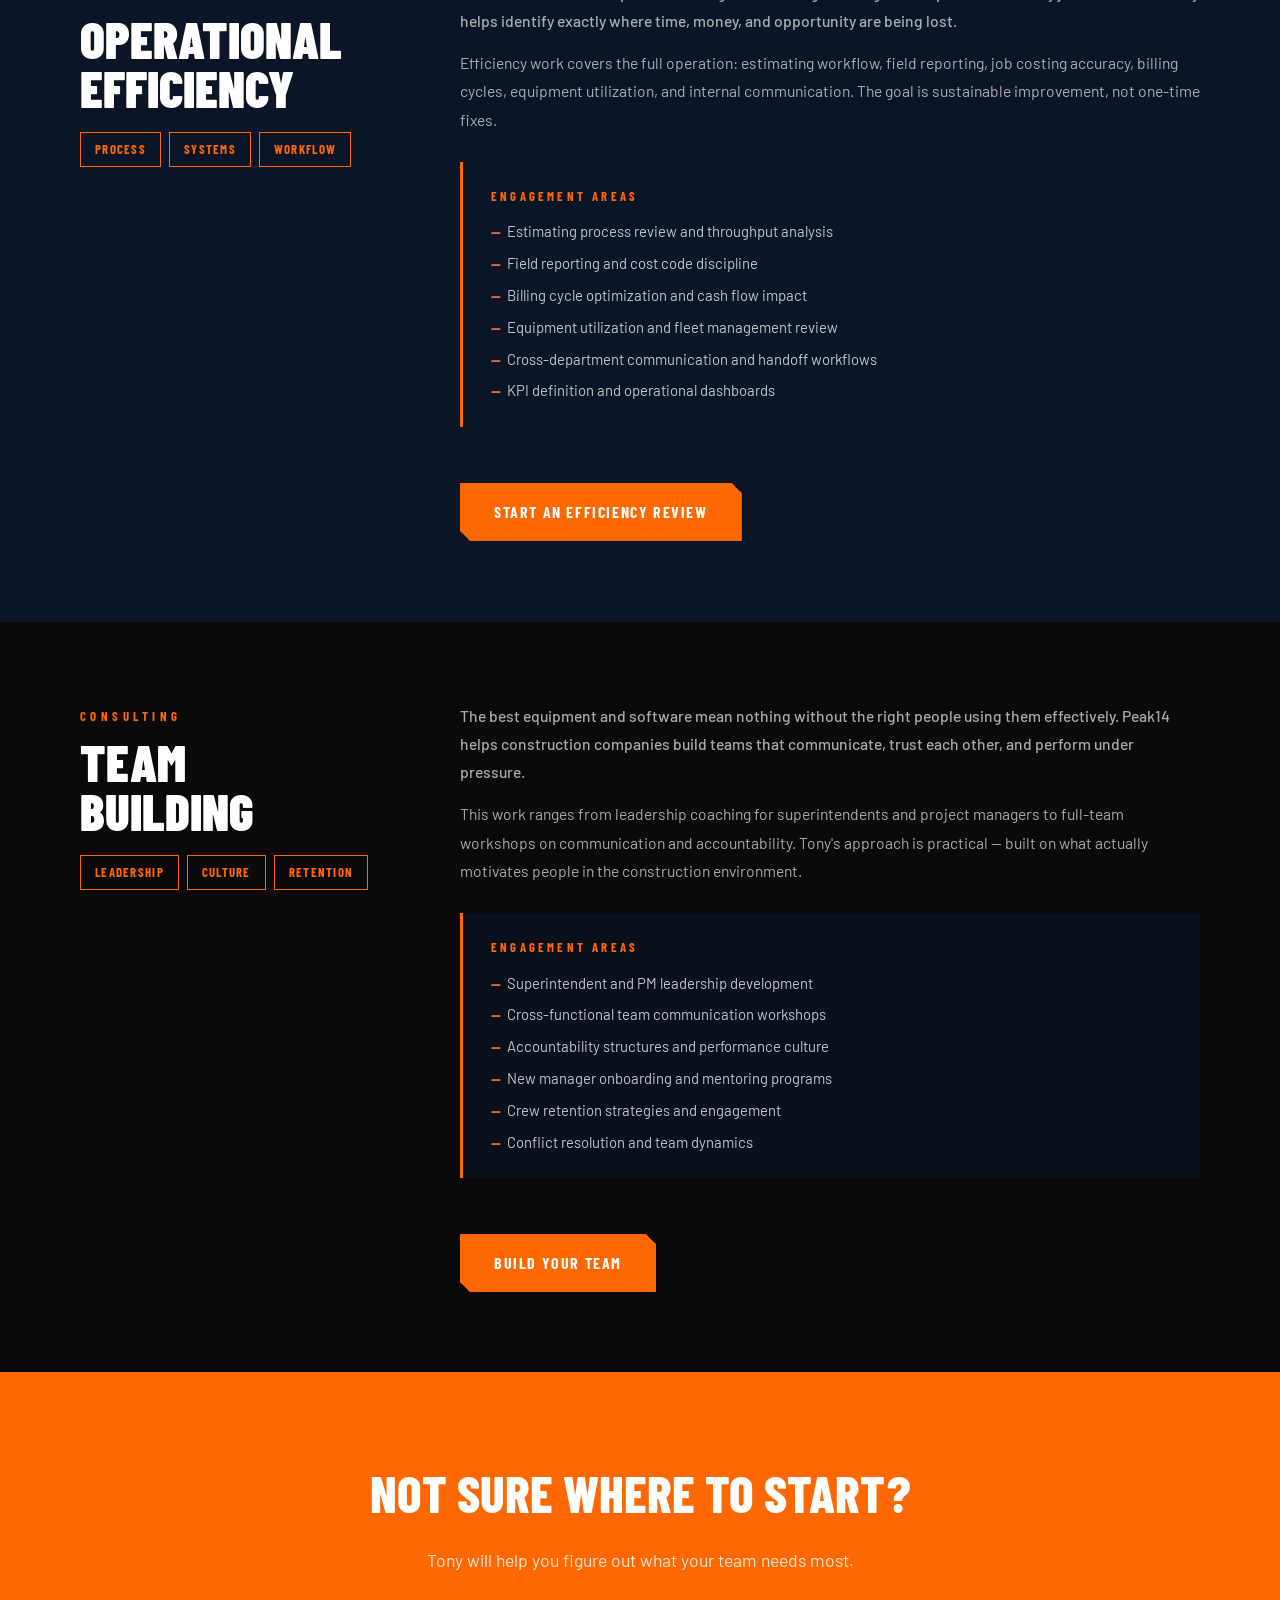
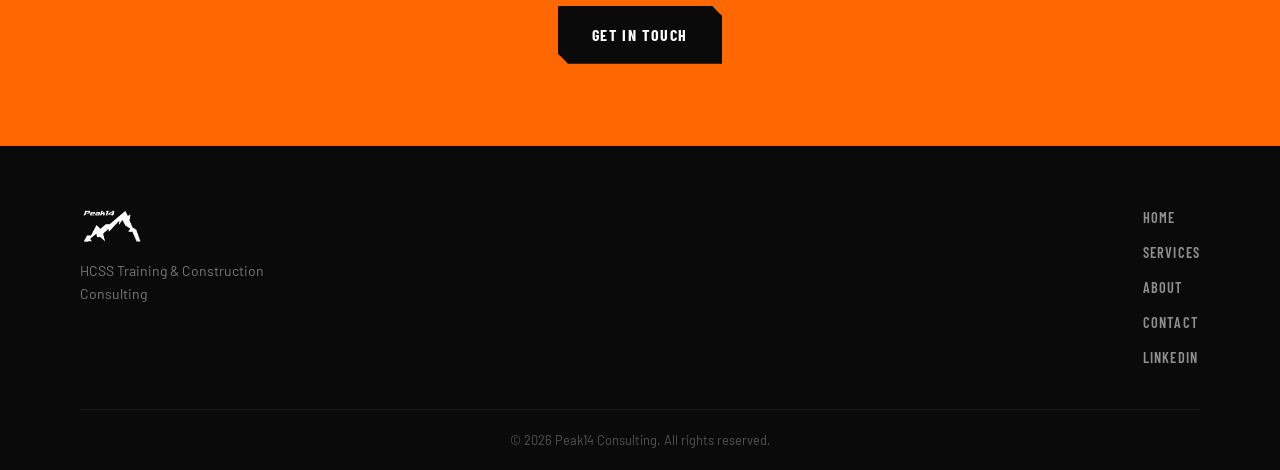
<file: services.html>
<!DOCTYPE html>
<html lang="en">
<head>
  <meta charset="UTF-8"/>
  <meta name="viewport" content="width=device-width, initial-scale=1.0"/>
  <title>Services | Peak14 Consulting</title>
  <link rel="stylesheet" href="style.css"/>
  <link href="https://fonts.googleapis.com/css2?family=Barlow+Condensed:wght@400;600;700;800;900&family=Barlow:wght@300;400;500;600&display=swap" rel="stylesheet"/>
</head>
<body>

  <!-- NAV -->
  <nav class="navbar">
    <a href="index.html" class="nav-logo">
      <img src="Peak14_logo.png" alt="Peak14 Consulting" class="logo-img"/>
    </a>
    <ul class="nav-links">
      <li><a href="index.html">Home</a></li>
      <li><a href="services.html" class="active">Services</a></li>
      <li><a href="about.html">About</a></li>
      <li><a href="contact.html">Contact</a></li>
    </ul>
    <button class="hamburger" id="hamburger" aria-label="Menu">
      <span></span><span></span><span></span>
    </button>
  </nav>

  <!-- PAGE HERO -->
  <section class="page-hero">
    <div class="hero-bg-lines"></div>
    <div class="page-hero-content">
      <div class="section-label">What We Offer</div>
      <h1 class="page-title">Services</h1>
      <p>HCSS software training and construction consulting — all from one specialist who knows the industry inside and out.</p>
    </div>
  </section>

  <!-- HCSS SECTION -->
  <section class="svc-section" id="heavybid">
    <div class="svc-section-inner">
      <div class="svc-label-col">
        <div class="section-label">HCSS Training</div>
        <h2 class="svc-heading">HeavyBid<br>Training</h2>
        <div class="svc-tag-row">
          <span class="tag">Estimating</span>
          <span class="tag">On-Site</span>
          <span class="tag">Remote</span>
        </div>
      </div>
      <div class="svc-detail-col">
        <p class="svc-lead">HeavyBid is the construction industry's premier estimating platform — and Peak14 is one of the most experienced independent training resources in the country.</p>
        <p>Whether your estimators are brand new to HeavyBid or experienced users looking to sharpen their workflows, Tony delivers training that goes far beyond clicking through menus. Every session is grounded in real-world estimating scenarios, your actual job types, and the way your team builds bids.</p>
        <div class="svc-bullets">
          <h4>What's Covered</h4>
          <ul>
            <li>Initial setup, preferences, and company defaults</li>
            <li>Item libraries, crew builds, and equipment rate management</li>
            <li>Bid assembly from scratch — takeoffs, production rates, and pricing</li>
            <li>Subcontractor and material management</li>
            <li>Bid tabs, reporting, and export workflows</li>
            <li>Advanced features: bid history, alternates, and unit price analysis</li>
            <li>Integration with HeavyJob and other HCSS products</li>
          </ul>
        </div>
        <div class="svc-formats">
          <div class="format-pill">Half-Day Intro Sessions</div>
          <div class="format-pill">Full-Day Workshops</div>
          <div class="format-pill">Multi-Day Intensives</div>
          <div class="format-pill">New Employee Onboarding</div>
          <div class="format-pill">Remote / Virtual</div>
        </div>
        <a href="contact.html" class="btn-primary" style="margin-top:28px;display:inline-block">Book HeavyBid Training</a>
      </div>
    </div>
  </section>

  <div class="svc-divider"></div>

  <!-- HEAVYJOB -->
  <section class="svc-section svc-alt" id="heavyjob">
    <div class="svc-section-inner">
      <div class="svc-label-col">
        <div class="section-label">HCSS Training</div>
        <h2 class="svc-heading">HeavyJob<br>Training</h2>
        <div class="svc-tag-row">
          <span class="tag">Field Management</span>
          <span class="tag">Cost Tracking</span>
          <span class="tag">Reporting</span>
        </div>
      </div>
      <div class="svc-detail-col">
        <p class="svc-lead">HeavyJob connects the field to the office — but only when your whole team knows how to use it. Peak14 trains foremen, project managers, and office staff together, so the data actually flows.</p>
        <p>Tony's HeavyJob training is built around how construction actually works. Foremen get practical, no-nonsense instruction they can apply the next morning. Project managers learn to read reports and act on cost data in real time. Office staff learn setup, coding, and keeping the system clean.</p>
        <div class="svc-bullets">
          <h4>What's Covered</h4>
          <ul>
            <li>Daily diary entry, crew management, and time allocation</li>
            <li>Equipment and material tracking on the job</li>
            <li>Budget vs. actual cost analysis and reporting</li>
            <li>Project setup, cost codes, and WBS structure</li>
            <li>Field-to-office data flow and reconciliation</li>
            <li>Subcontractor management and quantity tracking</li>
            <li>Manager dashboards and executive reporting</li>
          </ul>
        </div>
        <div class="svc-formats">
          <div class="format-pill">Foreman Training</div>
          <div class="format-pill">PM &amp; Office Training</div>
          <div class="format-pill">Full Team Sessions</div>
          <div class="format-pill">System Cleanup &amp; Audit</div>
          <div class="format-pill">Remote / Virtual</div>
        </div>
        <a href="contact.html" class="btn-primary" style="margin-top:28px;display:inline-block">Book HeavyJob Training</a>
      </div>
    </div>
  </section>

  <div class="svc-divider"></div>

  <!-- EXECUTIVE CONSULTING INTRO -->
  <section class="svc-section-header">
    <div class="section-label">Beyond Software</div>
    <h2 class="section-title">Executive &amp; Strategic Consulting</h2>
    <p class="svc-section-intro">Peak14 works with construction executives and leadership teams on the big-picture challenges that software training alone can't solve — strategy, efficiency, and people.</p>
  </section>

  <!-- PLANNING -->
  <section class="svc-section" id="planning">
    <div class="svc-section-inner">
      <div class="svc-label-col">
        <div class="section-label">Consulting</div>
        <h2 class="svc-heading">Long-Term<br>Planning</h2>
        <div class="svc-tag-row">
          <span class="tag">Strategy</span>
          <span class="tag">Growth</span>
          <span class="tag">Leadership</span>
        </div>
      </div>
      <div class="svc-detail-col">
        <p class="svc-lead">Construction companies that grow intentionally outperform those that just take whatever comes their way. Tony works with owners and executive teams to define where they're going and how they'll get there.</p>
        <p>This isn't generic business consulting — it's strategic thinking grounded in the realities of civil, heavy highway, and commercial construction. Succession, market positioning, fleet and workforce planning, financial targets — all built around how your company actually operates.</p>
        <div class="svc-bullets">
          <h4>Engagement Areas</h4>
          <ul>
            <li>3- and 5-year strategic planning facilitation</li>
            <li>Growth targets, market positioning, and backlog strategy</li>
            <li>Organizational structure and reporting hierarchies</li>
            <li>Succession planning and leadership development</li>
            <li>Capital investment and equipment fleet planning</li>
            <li>Geographic expansion and new market entry</li>
          </ul>
        </div>
        <a href="contact.html" class="btn-primary" style="margin-top:28px;display:inline-block">Discuss Your Strategy</a>
      </div>
    </div>
  </section>

  <div class="svc-divider"></div>

  <!-- EFFICIENCY -->
  <section class="svc-section svc-alt" id="efficiency">
    <div class="svc-section-inner">
      <div class="svc-label-col">
        <div class="section-label">Consulting</div>
        <h2 class="svc-heading">Operational<br>Efficiency</h2>
        <div class="svc-tag-row">
          <span class="tag">Process</span>
          <span class="tag">Systems</span>
          <span class="tag">Workflow</span>
        </div>
      </div>
      <div class="svc-detail-col">
        <p class="svc-lead">Most construction companies have significant margin sitting in their processes — they just can't see it. Tony helps identify exactly where time, money, and opportunity are being lost.</p>
        <p>Efficiency work covers the full operation: estimating workflow, field reporting, job costing accuracy, billing cycles, equipment utilization, and internal communication. The goal is sustainable improvement, not one-time fixes.</p>
        <div class="svc-bullets">
          <h4>Engagement Areas</h4>
          <ul>
            <li>Estimating process review and throughput analysis</li>
            <li>Field reporting and cost code discipline</li>
            <li>Billing cycle optimization and cash flow impact</li>
            <li>Equipment utilization and fleet management review</li>
            <li>Cross-department communication and handoff workflows</li>
            <li>KPI definition and operational dashboards</li>
          </ul>
        </div>
        <a href="contact.html" class="btn-primary" style="margin-top:28px;display:inline-block">Start an Efficiency Review</a>
      </div>
    </div>
  </section>

  <div class="svc-divider"></div>

  <!-- TEAM BUILDING -->
  <section class="svc-section" id="teams">
    <div class="svc-section-inner">
      <div class="svc-label-col">
        <div class="section-label">Consulting</div>
        <h2 class="svc-heading">Team<br>Building</h2>
        <div class="svc-tag-row">
          <span class="tag">Leadership</span>
          <span class="tag">Culture</span>
          <span class="tag">Retention</span>
        </div>
      </div>
      <div class="svc-detail-col">
        <p class="svc-lead">The best equipment and software mean nothing without the right people using them effectively. Peak14 helps construction companies build teams that communicate, trust each other, and perform under pressure.</p>
        <p>This work ranges from leadership coaching for superintendents and project managers to full-team workshops on communication and accountability. Tony's approach is practical — built on what actually motivates people in the construction environment.</p>
        <div class="svc-bullets">
          <h4>Engagement Areas</h4>
          <ul>
            <li>Superintendent and PM leadership development</li>
            <li>Cross-functional team communication workshops</li>
            <li>Accountability structures and performance culture</li>
            <li>New manager onboarding and mentoring programs</li>
            <li>Crew retention strategies and engagement</li>
            <li>Conflict resolution and team dynamics</li>
          </ul>
        </div>
        <a href="contact.html" class="btn-primary" style="margin-top:28px;display:inline-block">Build Your Team</a>
      </div>
    </div>
  </section>

  <!-- CTA BANNER -->
  <section class="cta-banner">
    <h2>Not sure where to start?</h2>
    <p>Tony will help you figure out what your team needs most.</p>
    <a href="contact.html" class="btn-primary">Get in Touch</a>
  </section>

  <!-- FOOTER -->
  <footer class="footer">
    <div class="footer-inner">
      <div class="footer-brand">
        <img src="Peak14_logo.png" alt="Peak14 Consulting" class="logo-img footer-logo"/>
        <p>HCSS Training &amp; Construction Consulting</p>
      </div>
      <div class="footer-links">
        <a href="index.html">Home</a>
        <a href="services.html">Services</a>
        <a href="about.html">About</a>
        <a href="contact.html">Contact</a>
        <a href="https://www.linkedin.com/in/tonydanderson" target="_blank">LinkedIn</a>
      </div>
    </div>
    <div class="footer-bottom">© 2026 Peak14 Consulting. All rights reserved.</div>
  </footer>

  <script src="nav.js"></script>
</body>
</html>
</file>
<file: style.css>
/* ===========================
   PEAK14 CONSULTING — STYLES
   Colors: Black, #FF6700 (orange), Navy #0A1628
   =========================== */

:root {
  --black: #0A0A0A;
  --navy: #0A1628;
  --navy-mid: #122040;
  --orange: #FF6700;
  --orange-dark: #CC5200;
  --orange-light: #FF8533;
  --white: #FFFFFF;
  --gray-light: #F4F4F4;
  --gray-mid: #888;
  --gray-border: #222;
  --font-display: 'Barlow Condensed', sans-serif;
  --font-body: 'Barlow', sans-serif;
}

*, *::before, *::after { box-sizing: border-box; margin: 0; padding: 0; }

html { scroll-behavior: smooth; }

body {
  font-family: var(--font-body);
  background: var(--black);
  color: var(--white);
  line-height: 1.6;
  overflow-x: hidden;
}

/* ===== NAVBAR ===== */
.navbar {
  position: fixed;
  top: 0; left: 0; right: 0;
  z-index: 1000;
  display: flex;
  align-items: center;
  justify-content: space-between;
  padding: 0 40px;
  height: 70px;
  background: rgba(10,10,10,0.97);
  border-bottom: 2px solid var(--orange);
  backdrop-filter: blur(8px);
}

.nav-logo { display: flex; align-items: center; text-decoration: none; }

.logo-img {
  height: 44px;
  width: auto;
  filter: brightness(0) invert(1);
}

.nav-links {
  display: flex;
  gap: 32px;
  list-style: none;
}

.nav-links a {
  font-family: var(--font-display);
  font-size: 1rem;
  font-weight: 600;
  letter-spacing: 0.12em;
  text-transform: uppercase;
  color: var(--white);
  text-decoration: none;
  position: relative;
  padding-bottom: 4px;
  transition: color 0.2s;
}

.nav-links a::after {
  content: '';
  position: absolute;
  bottom: 0; left: 0;
  width: 0; height: 2px;
  background: var(--orange);
  transition: width 0.3s;
}

.nav-links a:hover, .nav-links a.active { color: var(--orange); }
.nav-links a:hover::after, .nav-links a.active::after { width: 100%; }

.hamburger {
  display: none;
  flex-direction: column;
  gap: 5px;
  background: none;
  border: none;
  cursor: pointer;
  padding: 8px;
}
.hamburger span {
  display: block;
  width: 26px; height: 2px;
  background: var(--white);
  transition: all 0.3s;
}

/* ===== BUTTONS ===== */
.btn-primary {
  display: inline-block;
  padding: 14px 32px;
  background: var(--orange);
  color: var(--white);
  font-family: var(--font-display);
  font-size: 1rem;
  font-weight: 700;
  letter-spacing: 0.1em;
  text-transform: uppercase;
  text-decoration: none;
  border: 2px solid var(--orange);
  cursor: pointer;
  transition: background 0.2s, color 0.2s, transform 0.15s;
  clip-path: polygon(0 0, calc(100% - 10px) 0, 100% 10px, 100% 100%, 10px 100%, 0 calc(100% - 10px));
}
.btn-primary:hover {
  background: var(--orange-dark);
  border-color: var(--orange-dark);
  transform: translateY(-2px);
}

.btn-ghost {
  display: inline-block;
  padding: 14px 32px;
  background: transparent;
  color: var(--white);
  font-family: var(--font-display);
  font-size: 1rem;
  font-weight: 700;
  letter-spacing: 0.1em;
  text-transform: uppercase;
  text-decoration: none;
  border: 2px solid rgba(255,255,255,0.4);
  cursor: pointer;
  transition: border-color 0.2s, color 0.2s;
  clip-path: polygon(0 0, calc(100% - 10px) 0, 100% 10px, 100% 100%, 10px 100%, 0 calc(100% - 10px));
}
.btn-ghost:hover { border-color: var(--orange); color: var(--orange); }

.btn-sm { padding: 9px 20px; font-size: 0.85rem; }
.btn-full { width: 100%; text-align: center; }

/* ===== HERO ===== */
.hero {
  min-height: 100vh;
  background: var(--navy);
  position: relative;
  display: flex;
  align-items: center;
  padding: 120px 80px 80px;
  overflow: hidden;
}

.hero-bg-lines {
  position: absolute;
  inset: 0;
  background-image:
    repeating-linear-gradient(
      90deg,
      transparent,
      transparent 59px,
      rgba(255,103,0,0.06) 59px,
      rgba(255,103,0,0.06) 60px
    );
  pointer-events: none;
}

.hero-content {
  position: relative;
  z-index: 1;
  max-width: 720px;
}

.hero-eyebrow {
  font-family: var(--font-display);
  font-size: 0.85rem;
  font-weight: 600;
  letter-spacing: 0.3em;
  text-transform: uppercase;
  color: var(--orange);
  margin-bottom: 16px;
}

.hero-title {
  font-family: var(--font-display);
  font-weight: 900;
  line-height: 0.9;
  text-transform: uppercase;
  margin-bottom: 28px;
}

.hero-title .line1 {
  display: block;
  font-size: clamp(3.5rem, 7vw, 7rem);
  color: var(--white);
}

.hero-title .line2 {
  display: block;
  font-size: clamp(4rem, 9vw, 9rem);
  color: var(--white);
}

.hero-title em {
  font-style: normal;
  color: var(--orange);
  text-shadow: 0 0 40px rgba(255,103,0,0.3);
}

.hero-sub {
  font-size: 1.15rem;
  font-weight: 300;
  color: rgba(255,255,255,0.75);
  max-width: 560px;
  margin-bottom: 36px;
  line-height: 1.7;
}

.hero-cta-row { display: flex; gap: 16px; flex-wrap: wrap; }

.hero-badge {
  position: absolute;
  right: 80px;
  bottom: 80px;
  width: 160px; height: 160px;
  border: 3px solid var(--orange);
  border-radius: 50%;
  display: flex;
  align-items: center;
  justify-content: center;
  animation: spin-slow 20s linear infinite;
}

.badge-inner {
  text-align: center;
  animation: spin-slow 20s linear reverse infinite;
}

.badge-num {
  display: block;
  font-family: var(--font-display);
  font-size: 1.8rem;
  font-weight: 900;
  color: var(--orange);
  line-height: 1;
}

.badge-label {
  font-size: 0.7rem;
  font-weight: 600;
  letter-spacing: 0.1em;
  text-transform: uppercase;
  color: rgba(255,255,255,0.7);
}

@keyframes spin-slow { from { transform: rotate(0deg); } to { transform: rotate(360deg); } }

/* ===== SECTION SHARED ===== */
.section-label {
  font-family: var(--font-display);
  font-size: 0.8rem;
  font-weight: 700;
  letter-spacing: 0.35em;
  text-transform: uppercase;
  color: var(--orange);
  margin-bottom: 10px;
}

.section-title {
  font-family: var(--font-display);
  font-size: clamp(2.2rem, 4vw, 3.5rem);
  font-weight: 800;
  text-transform: uppercase;
  line-height: 1;
  margin-bottom: 40px;
  color: var(--white);
}

/* ===== SERVICES ===== */
.services {
  padding: 100px 80px;
  background: var(--black);
}

.services-grid {
  display: grid;
  grid-template-columns: repeat(3, 1fr);
  gap: 2px;
}

.services-grid-2x3 {
  grid-template-columns: repeat(3, 1fr);
}

.service-card {
  background: var(--navy-mid);
  padding: 44px 36px;
  position: relative;
  border-top: 2px solid transparent;
  transition: border-color 0.3s, background 0.3s;
  display: flex;
  flex-direction: column;
}
.service-card:hover { border-color: var(--orange); background: #172a4a; }
.service-card.featured { background: #162240; border-top: 2px solid var(--orange); }
.service-card.featured::after {
  content: 'MOST REQUESTED';
  position: absolute;
  top: 0; right: 0;
  background: var(--orange);
  color: var(--white);
  font-family: var(--font-display);
  font-size: 0.65rem;
  font-weight: 700;
  letter-spacing: 0.15em;
  padding: 4px 10px;
}

.service-icon-wrap {
  width: 52px; height: 52px;
  display: flex;
  align-items: center;
  justify-content: center;
  background: rgba(255,103,0,0.1);
  border: 1px solid rgba(255,103,0,0.25);
  margin-bottom: 20px;
  color: var(--orange);
  flex-shrink: 0;
}

.service-card h3 {
  font-family: var(--font-display);
  font-size: 1.4rem;
  font-weight: 800;
  text-transform: uppercase;
  letter-spacing: 0.05em;
  margin-bottom: 12px;
  color: var(--white);
}

.service-card p {
  font-size: 0.93rem;
  color: rgba(255,255,255,0.65);
  line-height: 1.7;
  flex: 1;
}

.card-link {
  display: inline-block;
  margin-top: 18px;
  font-family: var(--font-display);
  font-size: 0.85rem;
  font-weight: 700;
  letter-spacing: 0.08em;
  text-transform: uppercase;
  color: var(--orange);
  text-decoration: none;
  transition: color 0.2s;
}
.card-link:hover { color: var(--orange-light); }

.services-cta {
  margin-top: 48px;
  text-align: center;
}

/* ===== WHY ===== */
.why {
  padding: 100px 80px;
  background: var(--navy);
  display: grid;
  grid-template-columns: 1fr 1fr;
  gap: 80px;
  align-items: center;
}

.why-list {
  list-style: none;
  margin-bottom: 36px;
}
.why-list li {
  display: flex;
  align-items: flex-start;
  gap: 14px;
  padding: 14px 0;
  border-bottom: 1px solid rgba(255,255,255,0.08);
  font-size: 1rem;
  color: rgba(255,255,255,0.8);
}
.check { color: var(--orange); font-weight: 700; flex-shrink: 0; }

.why-right {
  display: grid;
  grid-template-columns: 1fr 1fr;
  gap: 2px;
}

.stat-block {
  background: var(--navy-mid);
  padding: 32px 28px;
  border-left: 4px solid var(--orange);
  transition: background 0.2s;
}
.stat-block:hover { background: #172a4a; }

.stat-num {
  font-family: var(--font-display);
  font-size: 2rem;
  font-weight: 900;
  color: var(--orange);
  line-height: 1;
  margin-bottom: 6px;
}
.stat-label {
  font-size: 0.82rem;
  font-weight: 600;
  text-transform: uppercase;
  letter-spacing: 0.1em;
  color: rgba(255,255,255,0.5);
}

/* ===== APPROACH ===== */
.approach {
  background: var(--black);
  padding: 100px 80px;
  border-top: 1px solid rgba(255,255,255,0.06);
}
.approach-inner { max-width: 1100px; }

.approach-steps {
  display: grid;
  grid-template-columns: repeat(3, 1fr);
  gap: 40px;
  margin-top: 0;
}

.approach-step {
  position: relative;
  padding-left: 0;
}

.step-num {
  font-family: var(--font-display);
  font-size: 4rem;
  font-weight: 900;
  color: rgba(255,103,0,0.15);
  line-height: 1;
  margin-bottom: 12px;
}

.approach-step h3 {
  font-family: var(--font-display);
  font-size: 1.4rem;
  font-weight: 800;
  text-transform: uppercase;
  color: var(--white);
  margin-bottom: 12px;
}

.approach-step p {
  font-size: 0.95rem;
  color: rgba(255,255,255,0.6);
  line-height: 1.7;
}

/* ===== CTA BANNER ===== */
.cta-banner {
  background: var(--orange);
  padding: 80px;
  text-align: center;
}
.cta-banner h2 {
  font-family: var(--font-display);
  font-size: clamp(2rem, 4vw, 3.2rem);
  font-weight: 800;
  text-transform: uppercase;
  color: var(--white);
  margin-bottom: 12px;
}
.cta-banner p {
  font-size: 1.1rem;
  color: rgba(255,255,255,0.85);
  margin-bottom: 32px;
}
.cta-banner .btn-primary {
  background: var(--black);
  border-color: var(--black);
  color: var(--white);
}
.cta-banner .btn-primary:hover { background: var(--navy); border-color: var(--navy); }

/* ===== FOOTER ===== */
.footer {
  background: var(--black);
  border-top: 2px solid var(--orange);
  padding: 60px 80px 20px;
}

.footer-inner {
  display: flex;
  justify-content: space-between;
  align-items: flex-start;
  margin-bottom: 40px;
  flex-wrap: wrap;
  gap: 30px;
}

.footer-brand img { margin-bottom: 12px; }
.footer-brand p {
  font-size: 0.875rem;
  color: rgba(255,255,255,0.45);
  max-width: 240px;
}

.footer-logo { height: 36px; }

.footer-links {
  display: flex;
  flex-direction: column;
  gap: 12px;
}
.footer-links a {
  color: rgba(255,255,255,0.55);
  text-decoration: none;
  font-size: 0.9rem;
  font-family: var(--font-display);
  font-weight: 600;
  letter-spacing: 0.08em;
  text-transform: uppercase;
  transition: color 0.2s;
}
.footer-links a:hover { color: var(--orange); }

.footer-bottom {
  border-top: 1px solid rgba(255,255,255,0.08);
  padding-top: 20px;
  text-align: center;
  font-size: 0.8rem;
  color: rgba(255,255,255,0.3);
}

/* ===== PAGE HERO (inner pages) ===== */
.page-hero {
  background: var(--navy);
  padding: 150px 80px 80px;
  position: relative;
  overflow: hidden;
}
.page-hero-content { position: relative; z-index: 1; }
.page-title {
  font-family: var(--font-display);
  font-size: clamp(3rem, 7vw, 6rem);
  font-weight: 900;
  text-transform: uppercase;
  color: var(--white);
  line-height: 0.95;
  margin-bottom: 16px;
}
.page-hero p {
  font-size: 1.1rem;
  color: rgba(255,255,255,0.65);
  max-width: 540px;
}

/* ===== SERVICES PAGE ===== */
.svc-section {
  padding: 80px 80px;
  background: var(--black);
}
.svc-section.svc-alt {
  background: var(--navy);
}
.svc-section-inner {
  display: grid;
  grid-template-columns: 300px 1fr;
  gap: 80px;
  align-items: start;
  max-width: 1200px;
}
.svc-label-col { padding-top: 4px; }
.svc-heading {
  font-family: var(--font-display);
  font-size: clamp(2.4rem, 4vw, 3.6rem);
  font-weight: 900;
  text-transform: uppercase;
  color: var(--white);
  line-height: 0.95;
  margin: 12px 0 20px;
}
.svc-tag-row {
  display: flex;
  flex-wrap: wrap;
  gap: 8px;
}
.svc-lead {
  font-size: 1.15rem;
  color: rgba(255,255,255,0.85);
  line-height: 1.7;
  margin-bottom: 18px;
  font-weight: 500;
}
.svc-detail-col > p {
  font-size: 0.98rem;
  color: rgba(255,255,255,0.65);
  line-height: 1.8;
  margin-bottom: 14px;
}
.svc-bullets {
  margin: 28px 0;
  background: rgba(10,22,40,0.6);
  border-left: 3px solid var(--orange);
  padding: 24px 28px;
}
.svc-bullets h4 {
  font-family: var(--font-display);
  font-size: 0.8rem;
  font-weight: 700;
  letter-spacing: 0.25em;
  text-transform: uppercase;
  color: var(--orange);
  margin-bottom: 14px;
}
.svc-bullets ul {
  list-style: none;
  display: flex;
  flex-direction: column;
  gap: 8px;
}
.svc-bullets li {
  font-size: 0.93rem;
  color: rgba(255,255,255,0.75);
  padding-left: 16px;
  position: relative;
}
.svc-bullets li::before {
  content: '—';
  position: absolute;
  left: 0;
  color: var(--orange);
  font-weight: 700;
}
.svc-formats {
  display: flex;
  flex-wrap: wrap;
  gap: 8px;
}
.format-pill {
  font-family: var(--font-display);
  font-size: 0.78rem;
  font-weight: 700;
  letter-spacing: 0.08em;
  text-transform: uppercase;
  padding: 5px 12px;
  background: rgba(255,103,0,0.1);
  border: 1px solid rgba(255,103,0,0.3);
  color: rgba(255,255,255,0.7);
}
.svc-divider {
  height: 1px;
  background: rgba(255,255,255,0.06);
}
.svc-section-header {
  padding: 80px 80px 40px;
  background: var(--black);
  border-top: 1px solid rgba(255,255,255,0.06);
}
.svc-section-intro {
  font-size: 1.05rem;
  color: rgba(255,255,255,0.6);
  max-width: 600px;
  line-height: 1.7;
  margin-top: -24px;
}

/* ===== BIO SECTION ===== */
.bio-section {
  padding: 100px 80px;
  background: var(--black);
}

.bio-grid {
  display: grid;
  grid-template-columns: 280px 1fr;
  gap: 80px;
  align-items: start;
}

.bio-photo-placeholder {
  width: 240px; height: 240px;
  background: var(--navy-mid);
  border: 3px solid var(--orange);
  display: flex;
  align-items: center;
  justify-content: center;
  position: relative;
  margin-bottom: 20px;
}
.initials {
  font-family: var(--font-display);
  font-size: 5rem;
  font-weight: 900;
  color: var(--orange);
}
.photo-badge {
  position: absolute;
  bottom: -2px; right: -2px;
  background: var(--orange);
  color: var(--white);
  font-family: var(--font-display);
  font-size: 0.7rem;
  font-weight: 700;
  letter-spacing: 0.15em;
  text-transform: uppercase;
  padding: 5px 12px;
}

.linkedin-btn {
  display: flex;
  align-items: center;
  gap: 8px;
  padding: 12px 20px;
  background: #0077B5;
  color: var(--white);
  font-family: var(--font-display);
  font-size: 0.85rem;
  font-weight: 700;
  letter-spacing: 0.08em;
  text-transform: uppercase;
  text-decoration: none;
  transition: background 0.2s;
}
.linkedin-btn:hover { background: #005f91; }

.bio-text-col h2 {
  font-family: var(--font-display);
  font-size: 2.5rem;
  font-weight: 800;
  text-transform: uppercase;
  margin-bottom: 20px;
  color: var(--white);
}
.bio-text-col p {
  font-size: 1rem;
  color: rgba(255,255,255,0.7);
  line-height: 1.8;
  margin-bottom: 16px;
}

.bio-tags {
  display: flex;
  flex-wrap: wrap;
  gap: 10px;
  margin-top: 28px;
}
.tag {
  font-family: var(--font-display);
  font-size: 0.8rem;
  font-weight: 700;
  letter-spacing: 0.1em;
  text-transform: uppercase;
  padding: 6px 14px;
  border: 1.5px solid var(--orange);
  color: var(--orange);
}

/* ===== MAP SECTION ===== */
.map-section {
  padding: 80px;
  background: var(--navy);
}

.map-intro {
  font-size: 1rem;
  color: rgba(255,255,255,0.65);
  margin-bottom: 32px;
  max-width: 600px;
}

.map-wrapper { position: relative; }

#map-container {
  background: var(--navy-mid);
  border: 1px solid rgba(255,103,0,0.2);
  padding: 16px;
  position: relative;
  margin-bottom: 20px;
}

#training-map {
  width: 100%;
  height: auto;
  display: block;
}

.map-legend {
  display: flex;
  align-items: center;
  gap: 24px;
  margin-bottom: 40px;
  font-size: 0.85rem;
  color: rgba(255,255,255,0.55);
}

.pin-dot {
  display: inline-block;
  width: 12px; height: 12px;
  border-radius: 50%;
  background: var(--orange);
  border: 2px solid var(--white);
  box-shadow: 0 0 6px rgba(255,103,0,0.6);
}

.training-count {
  font-family: var(--font-display);
  font-weight: 600;
  color: var(--orange);
}
.training-count span { font-size: 1.2rem; }

/* MAP TOOLTIP */
.map-tooltip {
  position: absolute;
  background: var(--black);
  border: 2px solid var(--orange);
  padding: 12px 16px;
  min-width: 180px;
  pointer-events: none;
  z-index: 100;
  font-size: 0.85rem;
}
.map-tooltip.hidden { display: none; }
.map-tooltip strong {
  display: block;
  font-family: var(--font-display);
  font-size: 1rem;
  font-weight: 700;
  color: var(--orange);
  margin-bottom: 4px;
}
.map-tooltip span { color: rgba(255,255,255,0.7); display: block; }

/* TRAINING LIST */
.training-list-section { margin-top: 20px; }
.training-list-header {
  display: flex;
  align-items: center;
  justify-content: space-between;
  margin-bottom: 24px;
}
.training-list-header h3 {
  font-family: var(--font-display);
  font-size: 1.6rem;
  font-weight: 800;
  text-transform: uppercase;
  color: var(--white);
}

.add-form {
  background: var(--navy-mid);
  border: 1px solid rgba(255,103,0,0.3);
  border-left: 4px solid var(--orange);
  padding: 28px;
  margin-bottom: 24px;
}
.add-form h4 {
  font-family: var(--font-display);
  font-size: 1.2rem;
  font-weight: 700;
  text-transform: uppercase;
  color: var(--orange);
  margin-bottom: 20px;
}
.add-form.hidden { display: none; }

.form-row {
  display: grid;
  grid-template-columns: repeat(auto-fit, minmax(160px, 1fr));
  gap: 16px;
  margin-bottom: 16px;
}

.form-group { display: flex; flex-direction: column; gap: 6px; }
.form-group label {
  font-family: var(--font-display);
  font-size: 0.8rem;
  font-weight: 700;
  letter-spacing: 0.1em;
  text-transform: uppercase;
  color: rgba(255,255,255,0.5);
}
.form-group input,
.form-group select,
.form-group textarea {
  background: rgba(10,10,10,0.5);
  border: 1px solid rgba(255,255,255,0.15);
  color: var(--white);
  padding: 10px 14px;
  font-family: var(--font-body);
  font-size: 0.95rem;
  transition: border-color 0.2s;
  outline: none;
}
.form-group input:focus,
.form-group select:focus,
.form-group textarea:focus {
  border-color: var(--orange);
}
.form-group select option { background: var(--navy); }
.form-group select optgroup { background: var(--navy); color: var(--orange); }

.form-group-wide { grid-column: span 2; }

.form-actions {
  display: flex;
  gap: 12px;
  margin-top: 8px;
}

.training-cards {
  display: grid;
  grid-template-columns: repeat(auto-fill, minmax(260px, 1fr));
  gap: 16px;
}

.training-card {
  background: var(--navy-mid);
  border-top: 3px solid var(--orange);
  padding: 20px 22px;
  position: relative;
  transition: background 0.2s;
}
.training-card:hover { background: #172a4a; }
.training-card-city {
  font-family: var(--font-display);
  font-size: 1.3rem;
  font-weight: 800;
  text-transform: uppercase;
  color: var(--white);
}
.training-card-meta {
  font-size: 0.82rem;
  color: rgba(255,255,255,0.5);
  margin-top: 4px;
}
.training-card-type {
  display: inline-block;
  margin-top: 10px;
  padding: 3px 10px;
  background: rgba(255,103,0,0.15);
  color: var(--orange);
  font-family: var(--font-display);
  font-size: 0.78rem;
  font-weight: 700;
  letter-spacing: 0.1em;
  text-transform: uppercase;
}
.training-card-delete {
  position: absolute;
  top: 12px; right: 12px;
  background: none;
  border: none;
  color: rgba(255,255,255,0.2);
  cursor: pointer;
  font-size: 1rem;
  line-height: 1;
  transition: color 0.2s;
}
.training-card-delete:hover { color: #ff4444; }

/* ===== CONTACT SECTION ===== */
.contact-section {
  padding: 100px 80px;
  background: var(--black);
}
.contact-grid {
  display: grid;
  grid-template-columns: 1fr 1fr;
  gap: 80px;
  align-items: start;
}

.contact-info h2 {
  font-family: var(--font-display);
  font-size: 2.5rem;
  font-weight: 800;
  text-transform: uppercase;
  color: var(--white);
  margin-bottom: 20px;
}
.contact-info > p {
  font-size: 1rem;
  color: rgba(255,255,255,0.65);
  line-height: 1.8;
  margin-bottom: 36px;
}

.contact-items { display: flex; flex-direction: column; gap: 24px; margin-bottom: 36px; }
.contact-item {
  display: flex;
  align-items: flex-start;
  gap: 16px;
}
.contact-icon {
  width: 42px; height: 42px;
  display: flex;
  align-items: center;
  justify-content: center;
  background: rgba(255,103,0,0.1);
  border: 1px solid rgba(255,103,0,0.25);
  flex-shrink: 0;
  color: var(--orange);
}
.contact-item strong { font-weight: 600; font-size: 0.9rem; color: var(--white); }
.contact-link {
  color: var(--orange);
  text-decoration: none;
  font-size: 0.9rem;
  transition: color 0.2s;
}
.contact-link:hover { color: var(--orange-light); }
.contact-item > div { font-size: 0.9rem; color: rgba(255,255,255,0.6); }

.linkedin-cta {
  display: inline-flex;
  align-items: center;
}

.contact-form-card {
  background: var(--navy-mid);
  padding: 44px;
  border-top: 3px solid var(--orange);
}
.contact-form-card h3 {
  font-family: var(--font-display);
  font-size: 1.8rem;
  font-weight: 800;
  text-transform: uppercase;
  color: var(--white);
  margin-bottom: 8px;
}
.form-note {
  font-size: 0.875rem;
  color: rgba(255,255,255,0.5);
  margin-bottom: 28px;
}

.contact-form {
  display: flex;
  flex-direction: column;
  gap: 18px;
}

.form-success {
  text-align: center;
  padding: 60px 20px;
}
.form-success.hidden { display: none; }
.success-icon {
  width: 60px; height: 60px;
  border-radius: 50%;
  background: var(--orange);
  font-size: 1.5rem;
  line-height: 60px;
  margin: 0 auto 20px;
}
.form-success h4 {
  font-family: var(--font-display);
  font-size: 1.8rem;
  text-transform: uppercase;
  margin-bottom: 8px;
}
.form-success p { color: rgba(255,255,255,0.6); }

/* ===== HIDDEN UTIL ===== */
.hidden { display: none !important; }

/* ===== RESPONSIVE ===== */
@media (max-width: 1024px) {
  .svc-section-inner { grid-template-columns: 1fr; gap: 32px; }
  .why-right { grid-template-columns: 1fr 1fr; }
}

@media (max-width: 900px) {
  .navbar { padding: 0 24px; }
  .nav-links { display: none; flex-direction: column; position: absolute; top: 70px; left: 0; right: 0; background: var(--black); padding: 20px 24px; border-bottom: 2px solid var(--orange); gap: 16px; }
  .nav-links.open { display: flex; }
  .hamburger { display: flex; }

  .hero { padding: 120px 24px 80px; }
  .hero-badge { display: none; }

  .services { padding: 60px 24px; }
  .services-grid,
  .services-grid-2x3 { grid-template-columns: 1fr; }

  .why { padding: 60px 24px; grid-template-columns: 1fr; gap: 40px; }
  .why-right { grid-template-columns: 1fr 1fr; }

  .approach { padding: 60px 24px; }
  .approach-steps { grid-template-columns: 1fr; gap: 32px; }

  .cta-banner { padding: 60px 24px; }

  .footer { padding: 40px 24px 20px; }
  .footer-inner { flex-direction: column; }

  .page-hero { padding: 120px 24px 60px; }

  .bio-section { padding: 60px 24px; }
  .bio-grid { grid-template-columns: 1fr; gap: 40px; }

  .map-section { padding: 60px 24px; }

  .contact-section { padding: 60px 24px; }
  .contact-grid { grid-template-columns: 1fr; gap: 50px; }

  .form-group-wide { grid-column: span 1; }

  .svc-section { padding: 60px 24px; }
  .svc-section-header { padding: 60px 24px 32px; }
}
</file>
